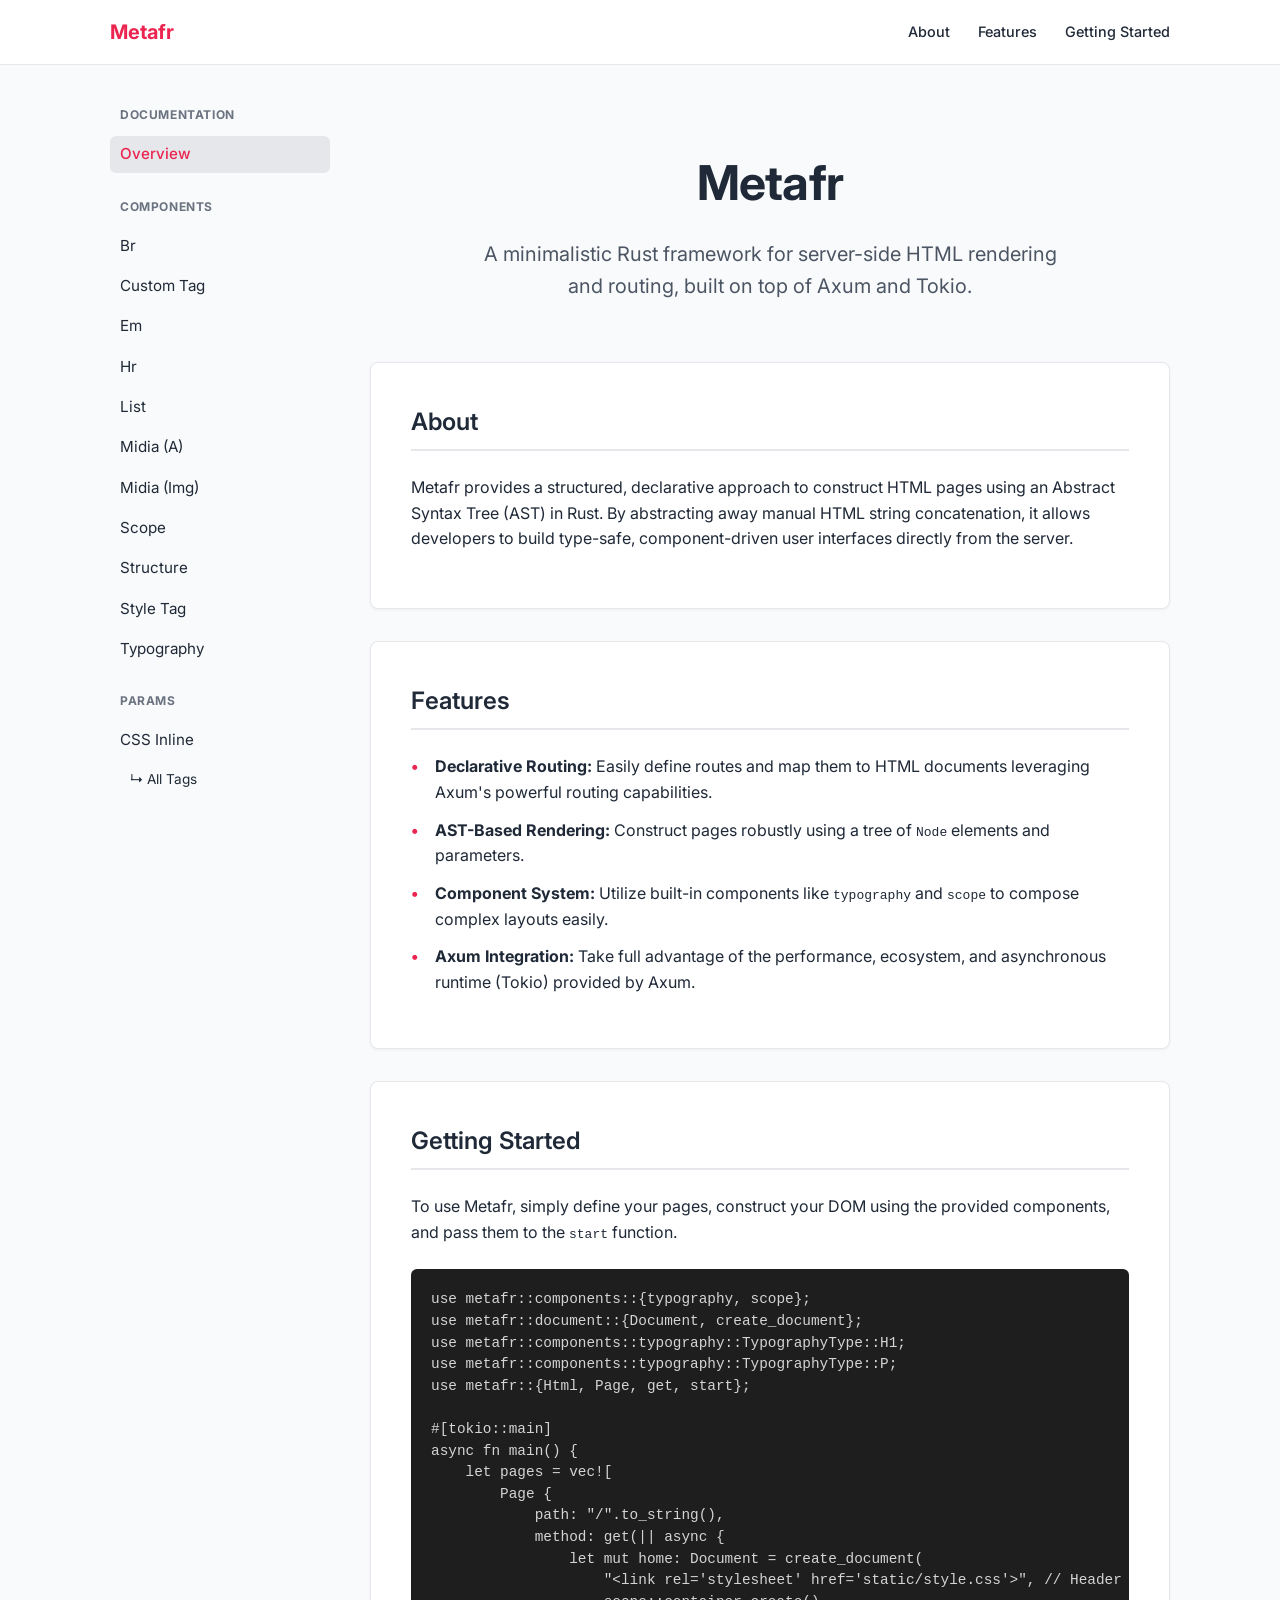
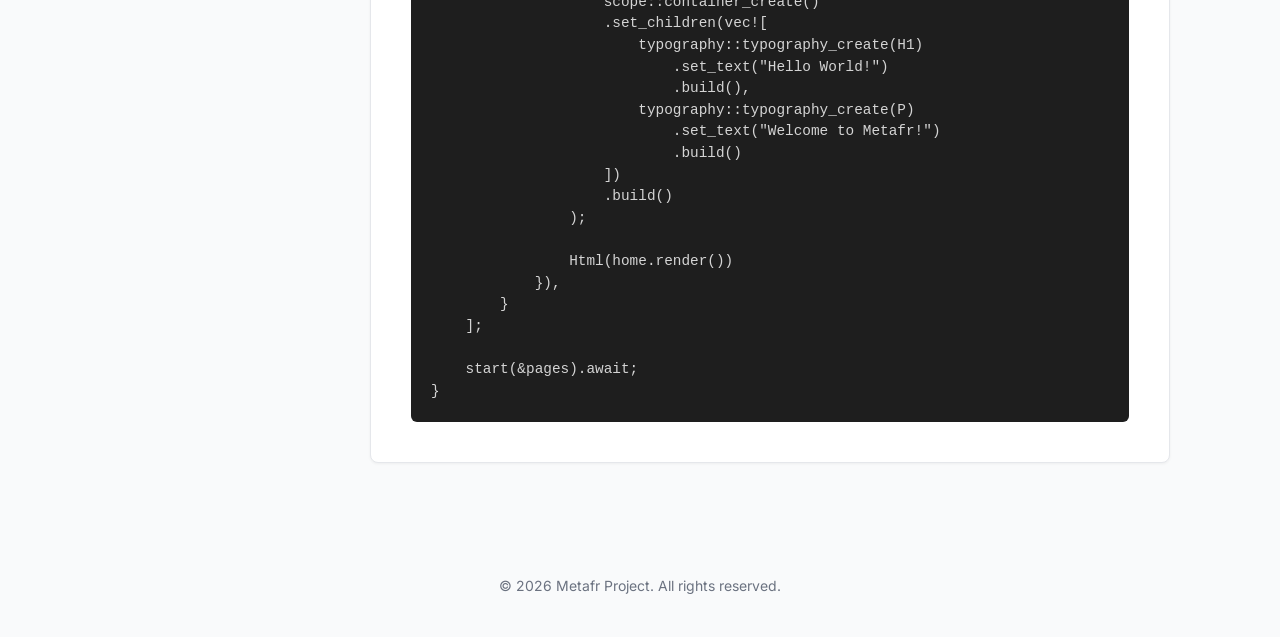
<file: docs/index.html>
<!DOCTYPE html>
<html lang="en">
<head>
    <meta charset="UTF-8">
    <meta name="viewport" content="width=device-width, initial-scale=1.0">
    <title>Metafr - Documentation</title>
    <link rel="stylesheet" href="style.css">
    <link rel="preconnect" href="https://fonts.googleapis.com">
    <link rel="preconnect" href="https://fonts.gstatic.com" crossorigin>
    <link href="https://fonts.googleapis.com/css2?family=Inter:wght@400;500;600;700&display=swap" rel="stylesheet">
</head>
<body>
    <header class="navbar">
        <div class="container">
            <div class="logo">
                <a href="index.html">Metafr</a>
            </div>
            <nav>
                <a href="#about">About</a>
                <a href="#features">Features</a>
                <a href="#getting-started">Getting Started</a>
            </nav>
        </div>
    </header>

    <div class="layout-container">
        <aside class="sidebar">
            <div class="sidebar-title">Documentation</div>
            <ul class="sidebar-menu">
                <li><a href="index.html" class="active">Overview</a></li>
            </ul>
            <div class="sidebar-title">Components</div>
            <ul class="sidebar-menu">
                <li><a href="components/br.html">Br</a></li>
                <li><a href="components/custom_tag.html">Custom Tag</a></li>
                <li><a href="components/em.html">Em</a></li>
                <li><a href="components/hr.html">Hr</a></li>
                <li><a href="components/list.html">List</a></li>
                <li><a href="components/midia_a.html">Midia (A)</a></li>
                <li><a href="components/midia_img.html">Midia (Img)</a></li>
                <li><a href="components/scope.html">Scope</a></li>
                <li><a href="components/structure.html">Structure</a></li>
                <li><a href="components/style_tag.html">Style Tag</a></li>
                <li><a href="components/typography.html">Typography</a></li>
            </ul>
<div class="sidebar-title" style="margin-top: 12px;">Params</div>
            <ul class="sidebar-menu">
                <li><a href="params/cssInline/index.html">CSS Inline</a></li>
                <li><a href="params/cssInline/tags.html" style="padding-left: 20px; font-size: 0.85rem;">↳ All Tags</a></li>
            </ul>
        </aside>

        <main class="main-content">
            <section id="hero">
                <h1>Metafr</h1>
                <p class="subtitle">A minimalistic Rust framework for server-side HTML rendering and routing, built on top of Axum and Tokio.</p>
            </section>

            <section id="about" class="content-section">
                <h2>About</h2>
                <p>Metafr provides a structured, declarative approach to construct HTML pages using an Abstract Syntax Tree (AST) in Rust. By abstracting away manual HTML string concatenation, it allows developers to build type-safe, component-driven user interfaces directly from the server.</p>
            </section>

            <section id="features" class="content-section">
                <h2>Features</h2>
                <ul class="feature-list">
                    <li><strong>Declarative Routing:</strong> Easily define routes and map them to HTML documents leveraging Axum's powerful routing capabilities.</li>
                    <li><strong>AST-Based Rendering:</strong> Construct pages robustly using a tree of <code>Node</code> elements and parameters.</li>
                    <li><strong>Component System:</strong> Utilize built-in components like <code>typography</code> and <code>scope</code> to compose complex layouts easily.</li>
                    <li><strong>Axum Integration:</strong> Take full advantage of the performance, ecosystem, and asynchronous runtime (Tokio) provided by Axum.</li>
                </ul>
            </section>

            <section id="getting-started" class="content-section">
                <h2>Getting Started</h2>
                <p>To use Metafr, simply define your pages, construct your DOM using the provided components, and pass them to the <code>start</code> function.</p>
                
                <div class="code-block">
<pre><code>use metafr::components::{typography, scope};
use metafr::document::{Document, create_document};
use metafr::components::typography::TypographyType::H1;
use metafr::components::typography::TypographyType::P;
use metafr::{Html, Page, get, start};

#[tokio::main]
async fn main() {
    let pages = vec![
        Page {
            path: "/".to_string(),
            method: get(|| async { 
                let mut home: Document = create_document(
                    "&lt;link rel='stylesheet' href='static/style.css'&gt;", // Header
                    scope::container_create()
                    .set_children(vec![
                        typography::typography_create(H1)
                            .set_text("Hello World!")
                            .build(),
                        typography::typography_create(P)
                            .set_text("Welcome to Metafr!")
                            .build()
                    ])
                    .build()
                );

                Html(home.render())
            }),
        }
    ];

    start(&pages).await;
}</code></pre>
                </div>
            </section>
        </main>
    </div>

    <footer class="footer">
        <div class="container">
            <p>&copy; 2026 Metafr Project. All rights reserved.</p>
        </div>
    </footer>
</body>
</html>
</file>
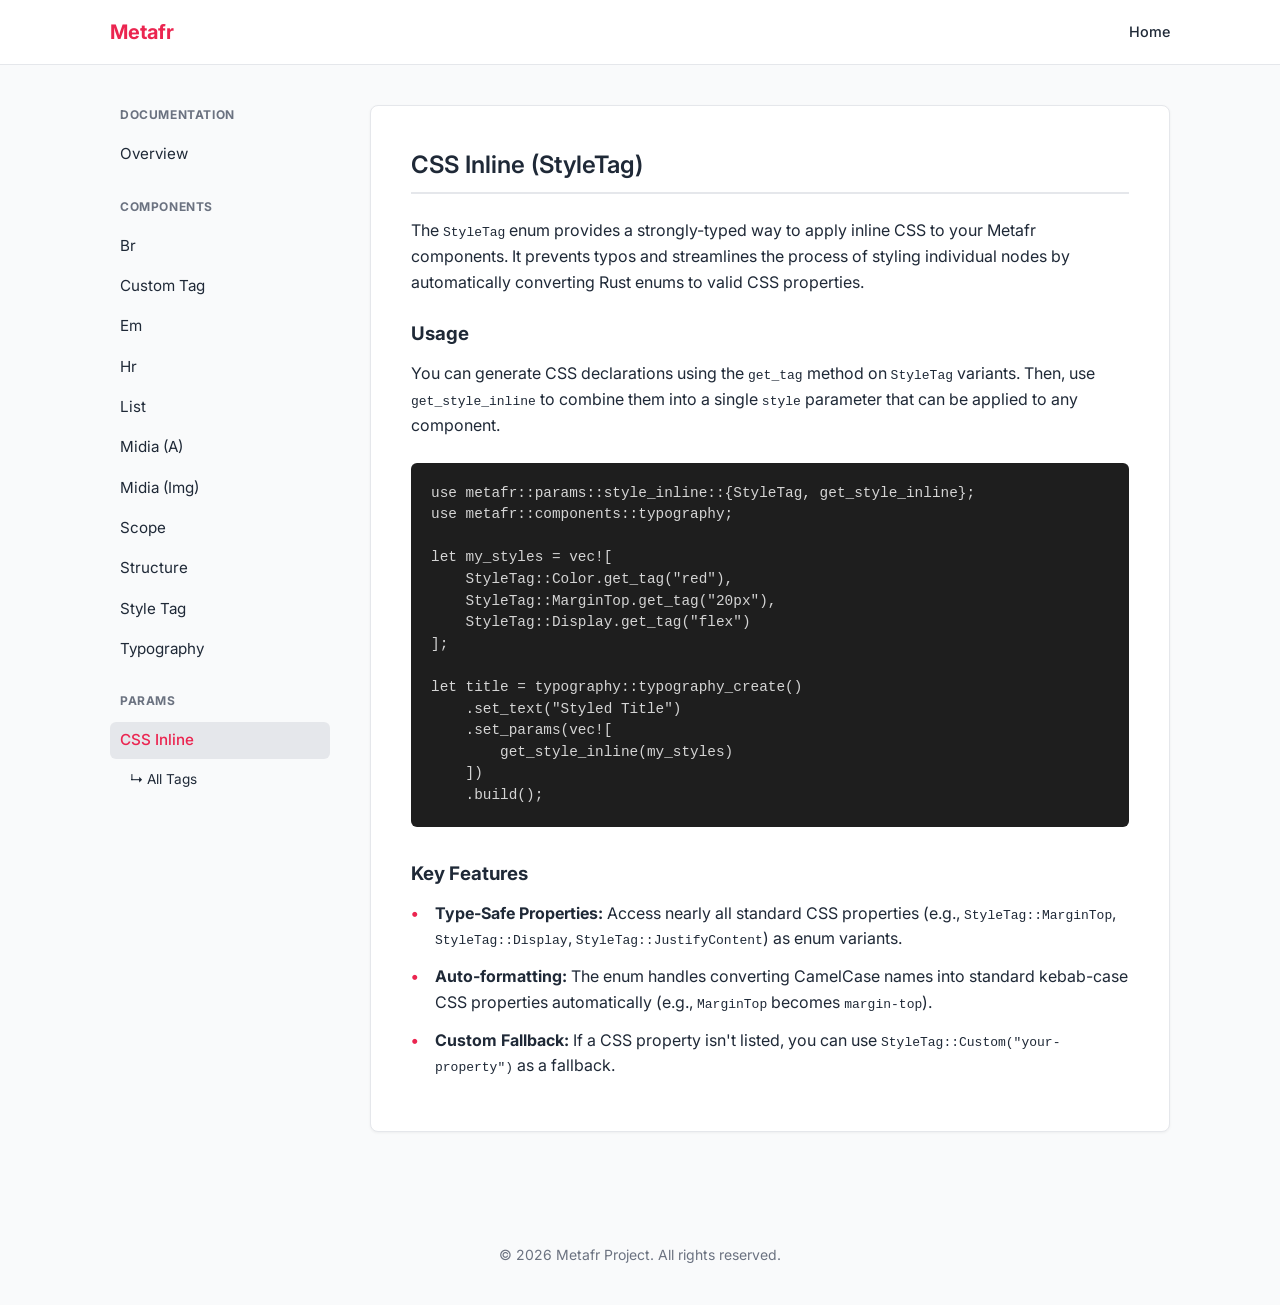
<file: docs/params/cssInline/index.html>
<!DOCTYPE html>
<html lang="en">
<head>
    <meta charset="UTF-8">
    <meta name="viewport" content="width=device-width, initial-scale=1.0">
    <title>CSS Inline Param - Metafr Documentation</title>
    <link rel="stylesheet" href="../../style.css">
    <link rel="preconnect" href="https://fonts.googleapis.com">
    <link rel="preconnect" href="https://fonts.gstatic.com" crossorigin>
    <link href="https://fonts.googleapis.com/css2?family=Inter:wght@400;500;600;700&display=swap" rel="stylesheet">
</head>
<body>
    <header class="navbar">
        <div class="container">
            <div class="logo">
                <a href="../../index.html">Metafr</a>
            </div>
            <nav>
                <a href="../../index.html">Home</a>
            </nav>
        </div>
    </header>

    <div class="layout-container" style="min-height: 80vh;">
        <aside class="sidebar">
            <div class="sidebar-title">Documentation</div>
            <ul class="sidebar-menu">
                <li><a href="../../index.html">Overview</a></li>
            </ul>
            <div class="sidebar-title">Components</div>
            <ul class="sidebar-menu">
                <li><a href="../../components/br.html">Br</a></li>
                <li><a href="../../components/custom_tag.html">Custom Tag</a></li>
                <li><a href="../../components/em.html">Em</a></li>
                <li><a href="../../components/hr.html">Hr</a></li>
                <li><a href="../../components/list.html">List</a></li>
                <li><a href="../../components/midia_a.html">Midia (A)</a></li>
                <li><a href="../../components/midia_img.html">Midia (Img)</a></li>
                <li><a href="../../components/scope.html">Scope</a></li>
                <li><a href="../../components/structure.html">Structure</a></li>
                <li><a href="../../components/style_tag.html">Style Tag</a></li>
                <li><a href="../../components/typography.html">Typography</a></li>
            </ul>
<div class="sidebar-title" style="margin-top: 12px;">Params</div>
            <ul class="sidebar-menu">
                <li><a href="index.html" class="active">CSS Inline</a></li>
                <li><a href="tags.html" style="padding-left: 20px; font-size: 0.85rem;">↳ All Tags</a></li>
            </ul>
        </aside>

        <main class="main-content">
            <section class="content-section">
                <h2>CSS Inline (StyleTag)</h2>
                <p>The <code>StyleTag</code> enum provides a strongly-typed way to apply inline CSS to your Metafr components. It prevents typos and streamlines the process of styling individual nodes by automatically converting Rust enums to valid CSS properties.</p>
                
                <h3 style="margin-top: 24px; margin-bottom: 12px;">Usage</h3>
                <p>You can generate CSS declarations using the <code>get_tag</code> method on <code>StyleTag</code> variants. Then, use <code>get_style_inline</code> to combine them into a single <code>style</code> parameter that can be applied to any component.</p>
                
                <div class="code-block">
<pre><code>use metafr::params::style_inline::{StyleTag, get_style_inline};
use metafr::components::typography;

let my_styles = vec![
    StyleTag::Color.get_tag("red"),
    StyleTag::MarginTop.get_tag("20px"),
    StyleTag::Display.get_tag("flex")
];

let title = typography::typography_create()
    .set_text("Styled Title")
    .set_params(vec![
        get_style_inline(my_styles)
    ])
    .build();
</code></pre>
                </div>

                <h3 style="margin-top: 32px; margin-bottom: 12px;">Key Features</h3>
                <ul class="feature-list">
                    <li><strong>Type-Safe Properties:</strong> Access nearly all standard CSS properties (e.g., <code>StyleTag::MarginTop</code>, <code>StyleTag::Display</code>, <code>StyleTag::JustifyContent</code>) as enum variants.</li>
                    <li><strong>Auto-formatting:</strong> The enum handles converting CamelCase names into standard kebab-case CSS properties automatically (e.g., <code>MarginTop</code> becomes <code>margin-top</code>).</li>
                    <li><strong>Custom Fallback:</strong> If a CSS property isn't listed, you can use <code>StyleTag::Custom("your-property")</code> as a fallback.</li>
                </ul>
            </section>
        </main>
    </div>

    <footer class="footer">
        <div class="container">
            <p>&copy; 2026 Metafr Project. All rights reserved.</p>
        </div>
    </footer>
</body>
</html>
</file>
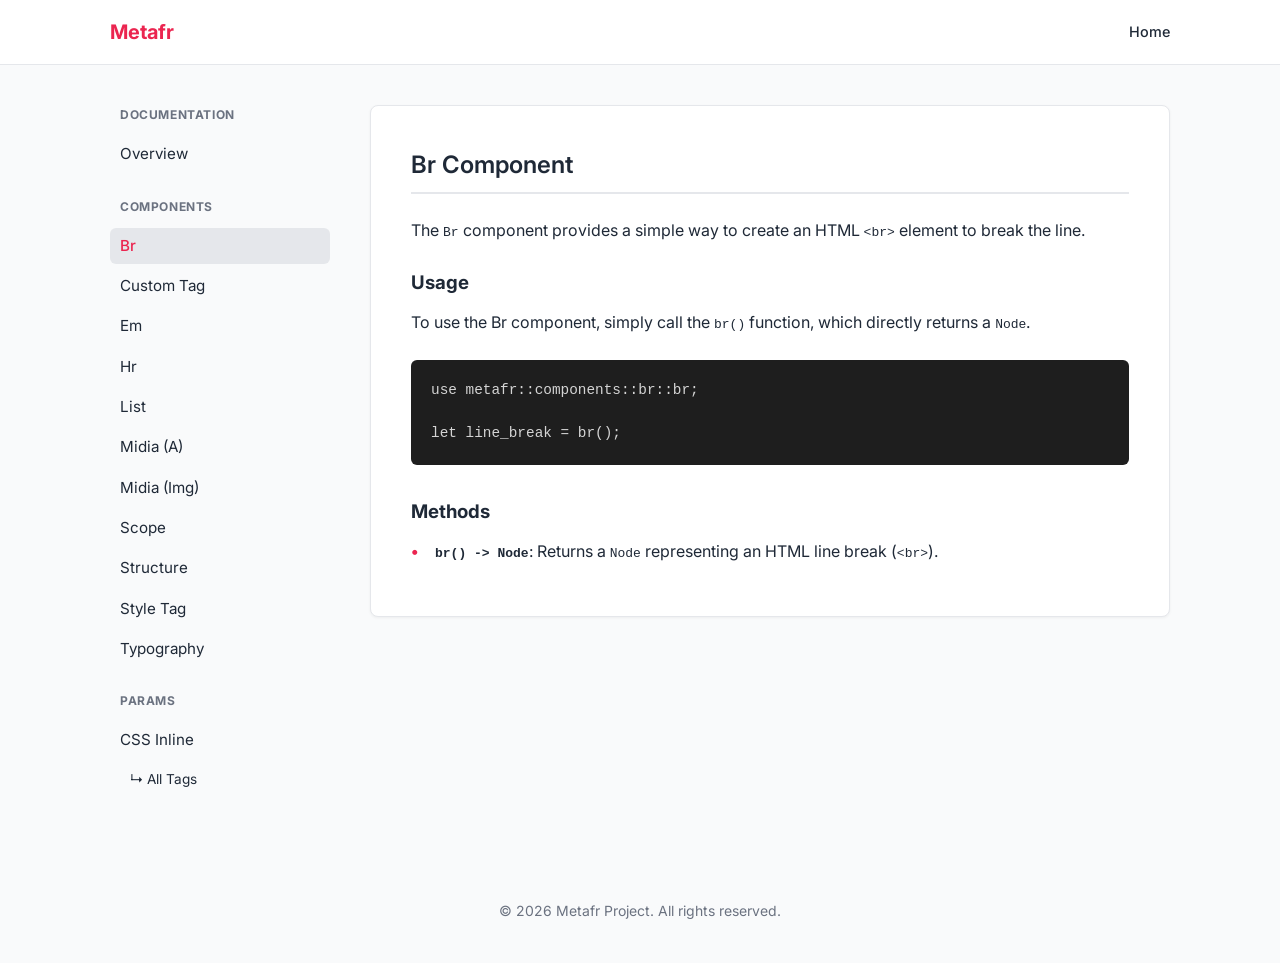
<file: docs/components/br.html>
<!DOCTYPE html>
<html lang="en">
<head>
    <meta charset="UTF-8">
    <meta name="viewport" content="width=device-width, initial-scale=1.0">
    <title>Br Component - Metafr Documentation</title>
    <link rel="stylesheet" href="../style.css">
    <link rel="preconnect" href="https://fonts.googleapis.com">
    <link rel="preconnect" href="https://fonts.gstatic.com" crossorigin>
    <link href="https://fonts.googleapis.com/css2?family=Inter:wght@400;500;600;700&display=swap" rel="stylesheet">
</head>
<body>
    <header class="navbar">
        <div class="container">
            <div class="logo">
                <a href="../index.html">Metafr</a>
            </div>
            <nav>
                <a href="../index.html">Home</a>
            </nav>
        </div>
    </header>

    <div class="layout-container" style="min-height: 80vh;">
        <aside class="sidebar">
            <div class="sidebar-title">Documentation</div>
            <ul class="sidebar-menu">
                <li><a href="../index.html">Overview</a></li>
            </ul>
            <div class="sidebar-title">Components</div>
            <ul class="sidebar-menu">
                <li><a href="../components/br.html" class="active">Br</a></li>
                <li><a href="../components/custom_tag.html">Custom Tag</a></li>
                <li><a href="../components/em.html">Em</a></li>
                <li><a href="../components/hr.html">Hr</a></li>
                <li><a href="../components/list.html">List</a></li>
                <li><a href="../components/midia_a.html">Midia (A)</a></li>
                <li><a href="../components/midia_img.html">Midia (Img)</a></li>
                <li><a href="../components/scope.html">Scope</a></li>
                <li><a href="../components/structure.html">Structure</a></li>
                <li><a href="../components/style_tag.html">Style Tag</a></li>
                <li><a href="../components/typography.html">Typography</a></li>
            </ul>
<div class="sidebar-title" style="margin-top: 12px;">Params</div>
            <ul class="sidebar-menu">
                <li><a href="../params/cssInline/index.html">CSS Inline</a></li>
                <li><a href="../params/cssInline/tags.html" style="padding-left: 20px; font-size: 0.85rem;">↳ All Tags</a></li>
            </ul>
        </aside>

        <main class="main-content">
                        <section class="content-section">
                <h2>Br Component</h2>
                <p>The <code>Br</code> component provides a simple way to create an HTML <code>&lt;br&gt;</code> element to break the line.</p>
                
                <h3 style="margin-top: 24px; margin-bottom: 12px;">Usage</h3>
                <p>To use the Br component, simply call the <code>br()</code> function, which directly returns a <code>Node</code>.</p>
                
                <div class="code-block">
<pre><code>use metafr::components::br::br;

let line_break = br();
</code></pre>
                </div>

                <h3 style="margin-top: 32px; margin-bottom: 12px;">Methods</h3>
                <ul class="feature-list">
                    <li><strong><code>br() -&gt; Node</code></strong>: Returns a <code>Node</code> representing an HTML line break (<code>&lt;br&gt;</code>).</li>
                </ul>
            </section>
        </main>
    </div>

    <footer class="footer">
        <div class="container">
            <p>&copy; 2026 Metafr Project. All rights reserved.</p>
        </div>
    </footer>
</body>
</html>
</file>
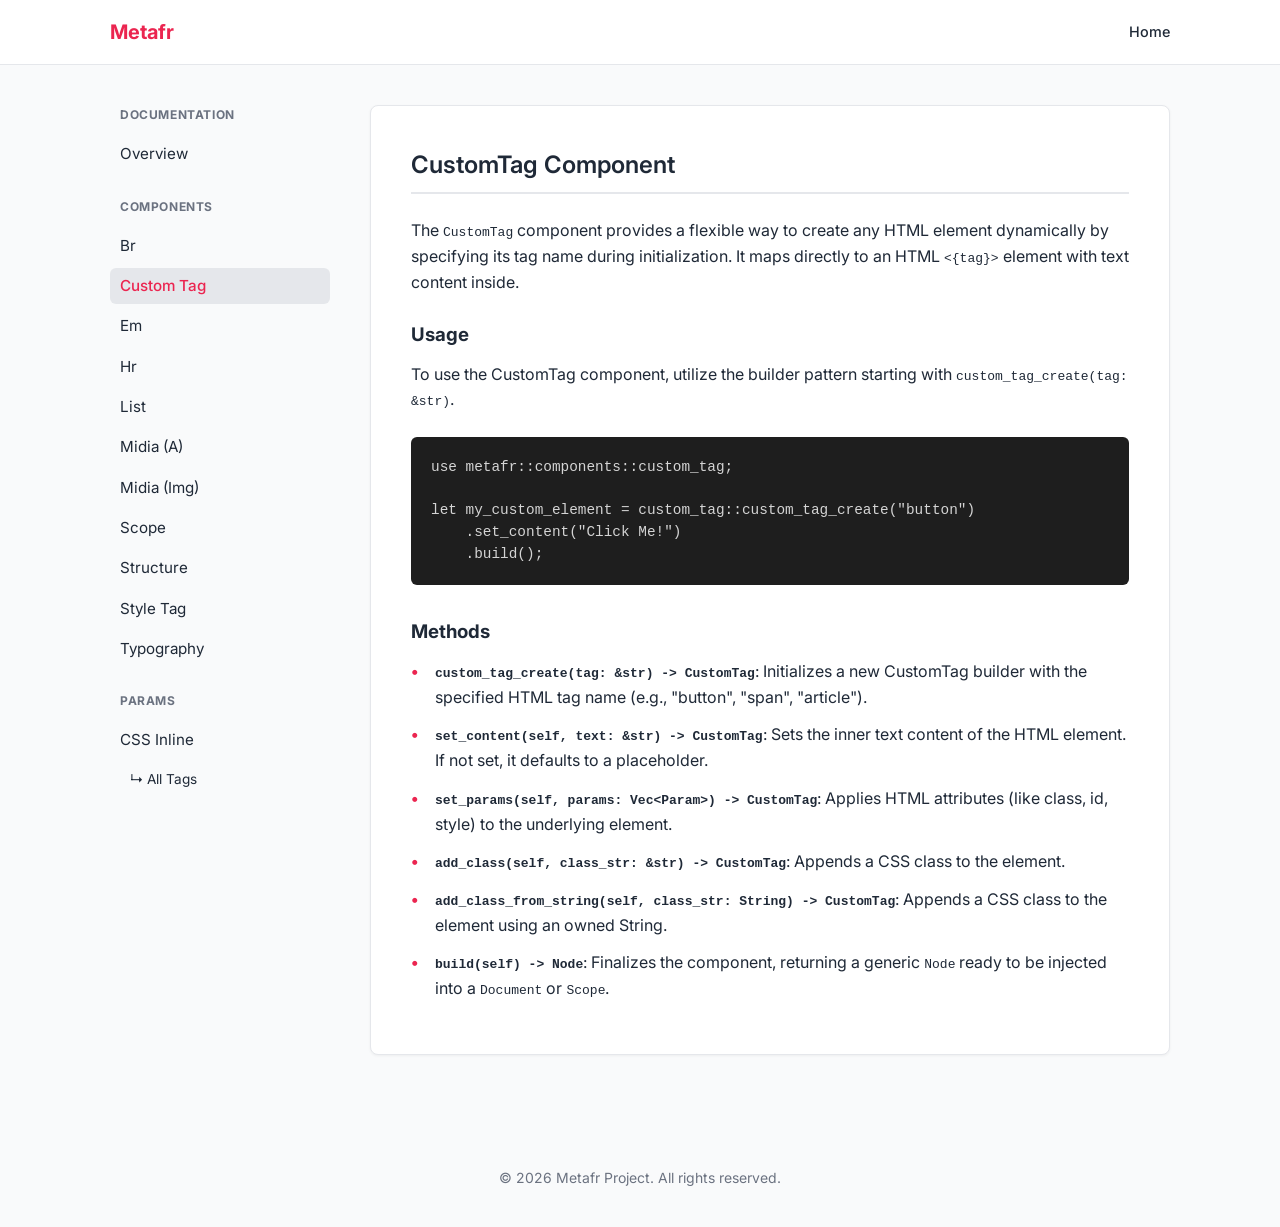
<file: docs/components/custom_tag.html>
<!DOCTYPE html>
<html lang="en">
<head>
    <meta charset="UTF-8">
    <meta name="viewport" content="width=device-width, initial-scale=1.0">
    <title>CustomTag Component - Metafr Documentation</title>
    <link rel="stylesheet" href="../style.css">
    <link rel="preconnect" href="https://fonts.googleapis.com">
    <link rel="preconnect" href="https://fonts.gstatic.com" crossorigin>
    <link href="https://fonts.googleapis.com/css2?family=Inter:wght@400;500;600;700&display=swap" rel="stylesheet">
</head>
<body>
    <header class="navbar">
        <div class="container">
            <div class="logo">
                <a href="../index.html">Metafr</a>
            </div>
            <nav>
                <a href="../index.html">Home</a>
            </nav>
        </div>
    </header>

    <div class="layout-container" style="min-height: 80vh;">
        <aside class="sidebar">
            <div class="sidebar-title">Documentation</div>
            <ul class="sidebar-menu">
                <li><a href="../index.html">Overview</a></li>
            </ul>
            <div class="sidebar-title">Components</div>
            <ul class="sidebar-menu">
                <li><a href="../components/br.html">Br</a></li>
                <li><a href="../components/custom_tag.html" class="active">Custom Tag</a></li>
                <li><a href="../components/em.html">Em</a></li>
                <li><a href="../components/hr.html">Hr</a></li>
                <li><a href="../components/list.html">List</a></li>
                <li><a href="../components/midia_a.html">Midia (A)</a></li>
                <li><a href="../components/midia_img.html">Midia (Img)</a></li>
                <li><a href="../components/scope.html">Scope</a></li>
                <li><a href="../components/structure.html">Structure</a></li>
                <li><a href="../components/style_tag.html">Style Tag</a></li>
                <li><a href="../components/typography.html">Typography</a></li>
            </ul>
<div class="sidebar-title" style="margin-top: 12px;">Params</div>
            <ul class="sidebar-menu">
                <li><a href="../params/cssInline/index.html">CSS Inline</a></li>
                <li><a href="../params/cssInline/tags.html" style="padding-left: 20px; font-size: 0.85rem;">↳ All Tags</a></li>
            </ul>
        </aside>

        <main class="main-content">
            <section class="content-section">
                <h2>CustomTag Component</h2>
                <p>The <code>CustomTag</code> component provides a flexible way to create any HTML element dynamically by specifying its tag name during initialization. It maps directly to an HTML <code>&lt;{tag}&gt;</code> element with text content inside.</p>
                
                <h3 style="margin-top: 24px; margin-bottom: 12px;">Usage</h3>
                <p>To use the CustomTag component, utilize the builder pattern starting with <code>custom_tag_create(tag: &str)</code>.</p>
                
                <div class="code-block">
<pre><code>use metafr::components::custom_tag;

let my_custom_element = custom_tag::custom_tag_create("button")
    .set_content("Click Me!")
    .build();
</code></pre>
                </div>

                <h3 style="margin-top: 32px; margin-bottom: 12px;">Methods</h3>
                <ul class="feature-list">
                    <li><strong><code>custom_tag_create(tag: &str) -&gt; CustomTag</code></strong>: Initializes a new CustomTag builder with the specified HTML tag name (e.g., "button", "span", "article").</li>
                    <li><strong><code>set_content(self, text: &str) -&gt; CustomTag</code></strong>: Sets the inner text content of the HTML element. If not set, it defaults to a placeholder.</li>
                    <li><strong><code>set_params(self, params: Vec&lt;Param&gt;) -&gt; CustomTag</code></strong>: Applies HTML attributes (like class, id, style) to the underlying element.</li>
                    <li><strong><code>add_class(self, class_str: &str) -&gt; CustomTag</code></strong>: Appends a CSS class to the element.</li>
                    <li><strong><code>add_class_from_string(self, class_str: String) -&gt; CustomTag</code></strong>: Appends a CSS class to the element using an owned String.</li>
                    <li><strong><code>build(self) -&gt; Node</code></strong>: Finalizes the component, returning a generic <code>Node</code> ready to be injected into a <code>Document</code> or <code>Scope</code>.</li>
                </ul>
            </section>
        </main>
    </div>

    <footer class="footer">
        <div class="container">
            <p>&copy; 2026 Metafr Project. All rights reserved.</p>
        </div>
    </footer>
</body>
</html>
</file>
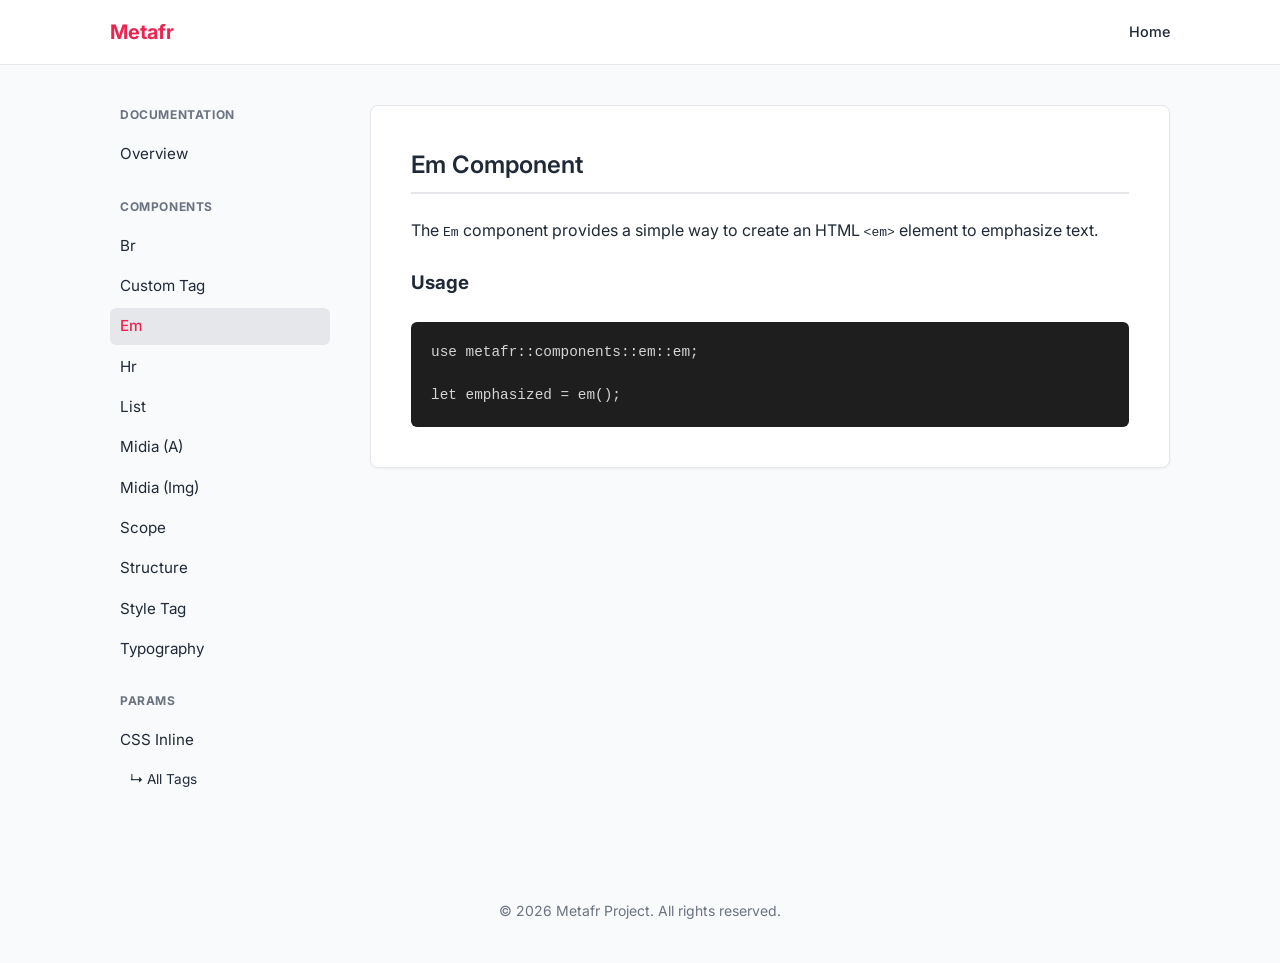
<file: docs/components/em.html>
<!DOCTYPE html>
<html lang="en">
<head>
    <meta charset="UTF-8">
    <meta name="viewport" content="width=device-width, initial-scale=1.0">
    <title>Em Component - Metafr Documentation</title>
    <link rel="stylesheet" href="../style.css">
    <link rel="preconnect" href="https://fonts.googleapis.com">
    <link rel="preconnect" href="https://fonts.gstatic.com" crossorigin>
    <link href="https://fonts.googleapis.com/css2?family=Inter:wght@400;500;600;700&display=swap" rel="stylesheet">
</head>
<body>
    <header class="navbar">
        <div class="container">
            <div class="logo">
                <a href="../index.html">Metafr</a>
            </div>
            <nav>
                <a href="../index.html">Home</a>
            </nav>
        </div>
    </header>

    <div class="layout-container" style="min-height: 80vh;">
        <aside class="sidebar">
            <div class="sidebar-title">Documentation</div>
            <ul class="sidebar-menu">
                <li><a href="../index.html">Overview</a></li>
            </ul>
            <div class="sidebar-title">Components</div>
            <ul class="sidebar-menu">
                <li><a href="../components/br.html">Br</a></li>
                <li><a href="../components/custom_tag.html">Custom Tag</a></li>
                <li><a href="../components/em.html" class="active">Em</a></li>
                <li><a href="../components/hr.html">Hr</a></li>
                <li><a href="../components/list.html">List</a></li>
                <li><a href="../components/midia_a.html">Midia (A)</a></li>
                <li><a href="../components/midia_img.html">Midia (Img)</a></li>
                <li><a href="../components/scope.html">Scope</a></li>
                <li><a href="../components/structure.html">Structure</a></li>
                <li><a href="../components/style_tag.html">Style Tag</a></li>
                <li><a href="../components/typography.html">Typography</a></li>
            </ul>
<div class="sidebar-title" style="margin-top: 12px;">Params</div>
            <ul class="sidebar-menu">
                <li><a href="../params/cssInline/index.html">CSS Inline</a></li>
                <li><a href="../params/cssInline/tags.html" style="padding-left: 20px; font-size: 0.85rem;">↳ All Tags</a></li>
            </ul>
        </aside>

        <main class="main-content">
            <section class="content-section">
                <h2>Em Component</h2>
                <p>The <code>Em</code> component provides a simple way to create an HTML <code>&lt;em&gt;</code> element to emphasize text.</p>
                <h3 style="margin-top: 24px; margin-bottom: 12px;">Usage</h3>
                <div class="code-block">
<pre><code>use metafr::components::em::em;

let emphasized = em();
</code></pre>
                </div>
            </section>
        </main>
    </div>

    <footer class="footer">
        <div class="container">
            <p>&copy; 2026 Metafr Project. All rights reserved.</p>
        </div>
    </footer>
</body>
</html>
</file>
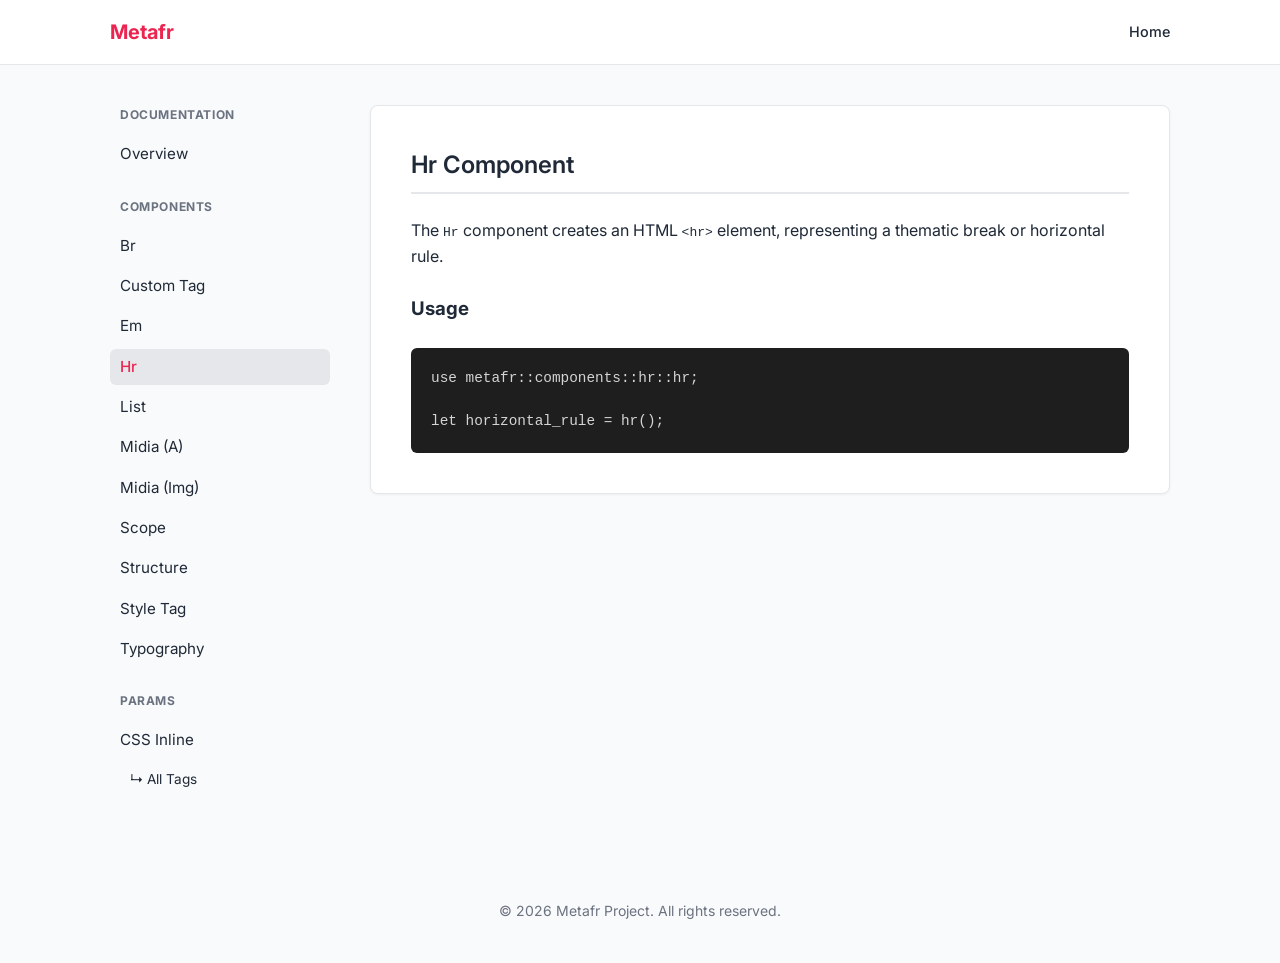
<file: docs/components/hr.html>
<!DOCTYPE html>
<html lang="en">
<head>
    <meta charset="UTF-8">
    <meta name="viewport" content="width=device-width, initial-scale=1.0">
    <title>Hr Component - Metafr Documentation</title>
    <link rel="stylesheet" href="../style.css">
    <link rel="preconnect" href="https://fonts.googleapis.com">
    <link rel="preconnect" href="https://fonts.gstatic.com" crossorigin>
    <link href="https://fonts.googleapis.com/css2?family=Inter:wght@400;500;600;700&display=swap" rel="stylesheet">
</head>
<body>
    <header class="navbar">
        <div class="container">
            <div class="logo">
                <a href="../index.html">Metafr</a>
            </div>
            <nav>
                <a href="../index.html">Home</a>
            </nav>
        </div>
    </header>

    <div class="layout-container" style="min-height: 80vh;">
        <aside class="sidebar">
            <div class="sidebar-title">Documentation</div>
            <ul class="sidebar-menu">
                <li><a href="../index.html">Overview</a></li>
            </ul>
            <div class="sidebar-title">Components</div>
            <ul class="sidebar-menu">
                <li><a href="../components/br.html">Br</a></li>
                <li><a href="../components/custom_tag.html">Custom Tag</a></li>
                <li><a href="../components/em.html">Em</a></li>
                <li><a href="../components/hr.html" class="active">Hr</a></li>
                <li><a href="../components/list.html">List</a></li>
                <li><a href="../components/midia_a.html">Midia (A)</a></li>
                <li><a href="../components/midia_img.html">Midia (Img)</a></li>
                <li><a href="../components/scope.html">Scope</a></li>
                <li><a href="../components/structure.html">Structure</a></li>
                <li><a href="../components/style_tag.html">Style Tag</a></li>
                <li><a href="../components/typography.html">Typography</a></li>
            </ul>
<div class="sidebar-title" style="margin-top: 12px;">Params</div>
            <ul class="sidebar-menu">
                <li><a href="../params/cssInline/index.html">CSS Inline</a></li>
                <li><a href="../params/cssInline/tags.html" style="padding-left: 20px; font-size: 0.85rem;">↳ All Tags</a></li>
            </ul>
        </aside>

        <main class="main-content">
            <section class="content-section">
                <h2>Hr Component</h2>
                <p>The <code>Hr</code> component creates an HTML <code>&lt;hr&gt;</code> element, representing a thematic break or horizontal rule.</p>
                <h3 style="margin-top: 24px; margin-bottom: 12px;">Usage</h3>
                <div class="code-block">
<pre><code>use metafr::components::hr::hr;

let horizontal_rule = hr();
</code></pre>
                </div>
            </section>
        </main>
    </div>

    <footer class="footer">
        <div class="container">
            <p>&copy; 2026 Metafr Project. All rights reserved.</p>
        </div>
    </footer>
</body>
</html>
</file>
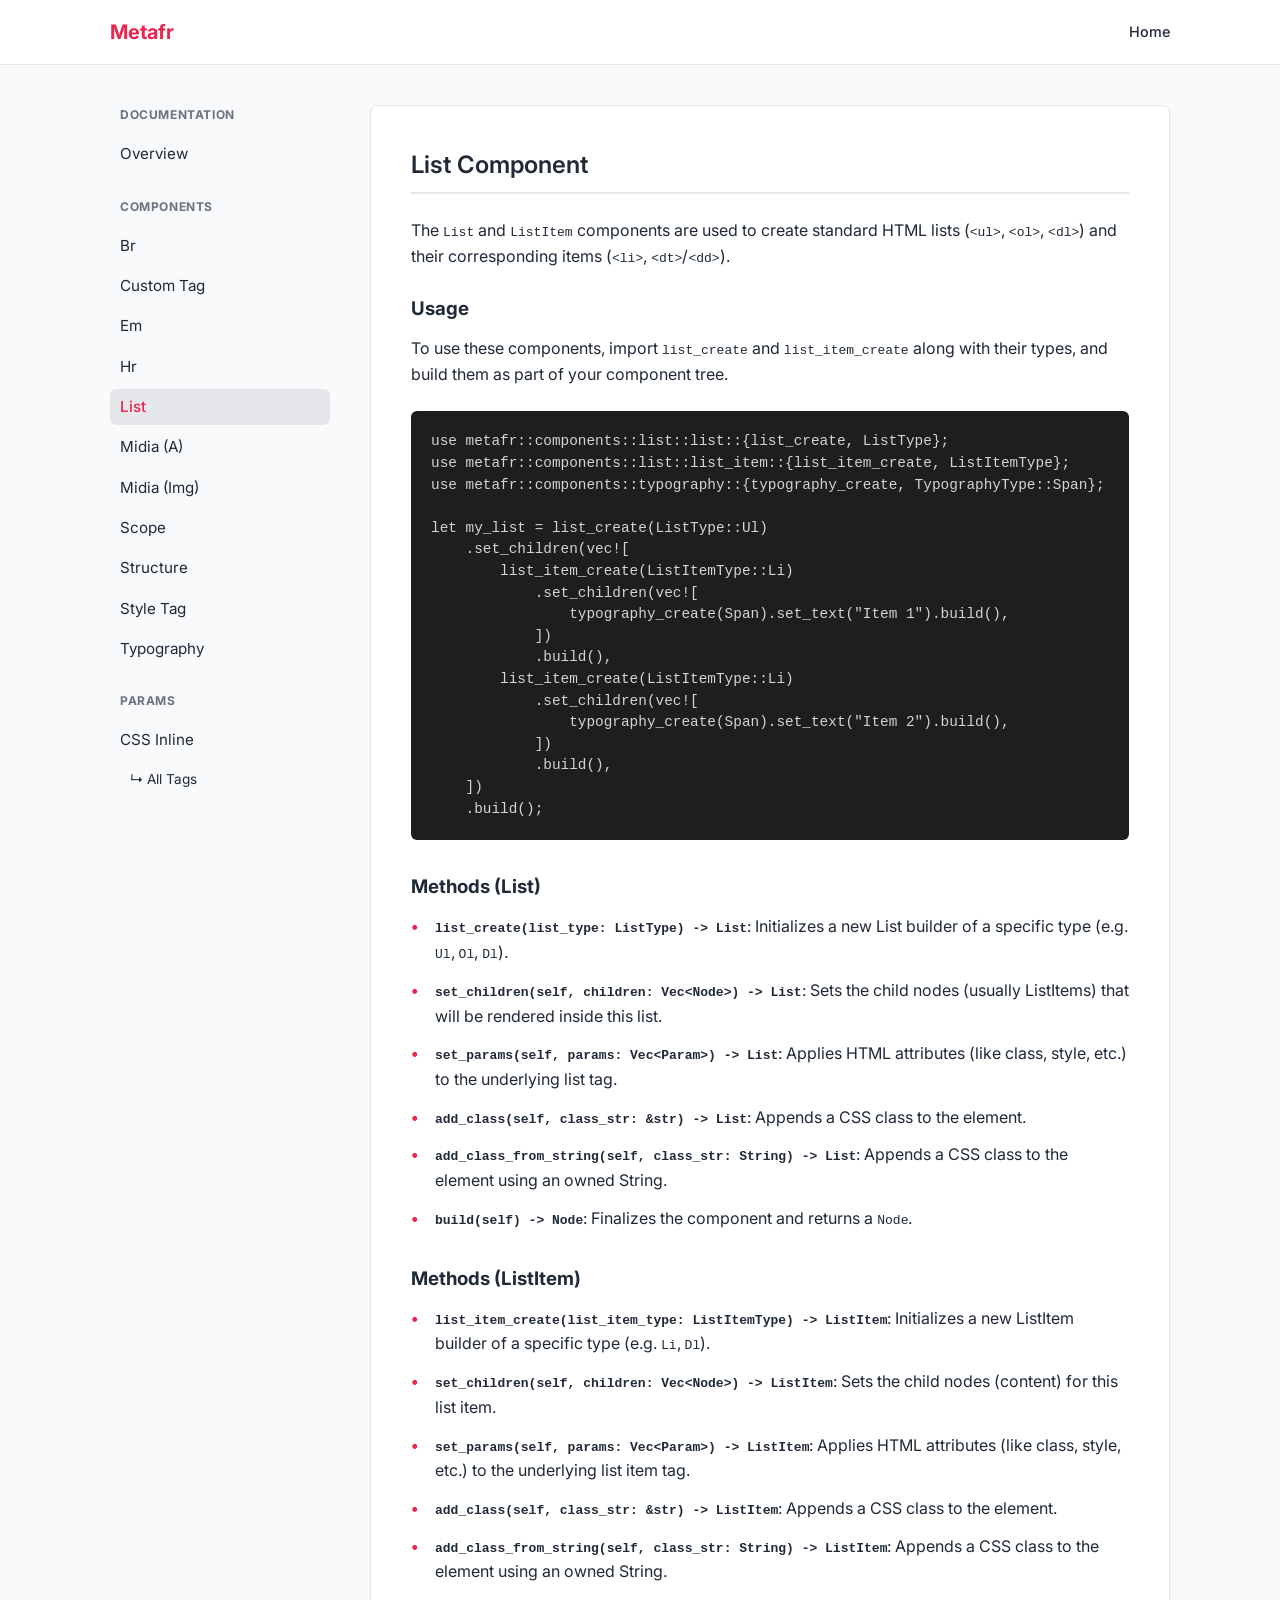
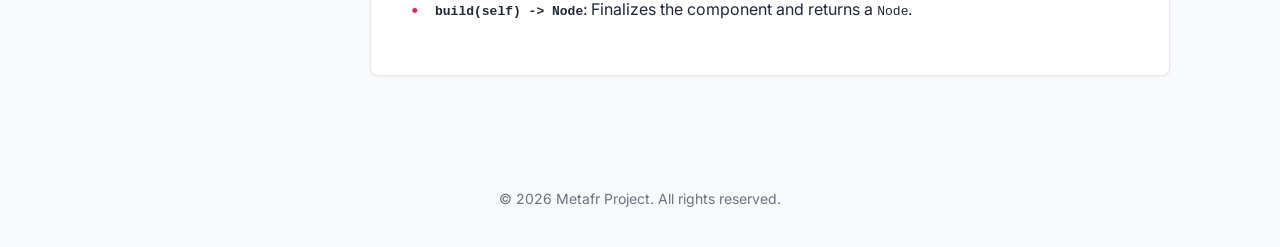
<file: docs/components/list.html>
<!DOCTYPE html>
<html lang="en">
<head>
    <meta charset="UTF-8">
    <meta name="viewport" content="width=device-width, initial-scale=1.0">
    <title>List Component - Metafr Documentation</title>
    <link rel="stylesheet" href="../style.css">
    <link rel="preconnect" href="https://fonts.googleapis.com">
    <link rel="preconnect" href="https://fonts.gstatic.com" crossorigin>
    <link href="https://fonts.googleapis.com/css2?family=Inter:wght@400;500;600;700&display=swap" rel="stylesheet">
</head>
<body>
    <header class="navbar">
        <div class="container">
            <div class="logo">
                <a href="../index.html">Metafr</a>
            </div>
            <nav>
                <a href="../index.html">Home</a>
            </nav>
        </div>
    </header>

    <div class="layout-container" style="min-height: 80vh;">
        <aside class="sidebar">
            <div class="sidebar-title">Documentation</div>
            <ul class="sidebar-menu">
                <li><a href="../index.html">Overview</a></li>
            </ul>
            <div class="sidebar-title">Components</div>
            <ul class="sidebar-menu">
                <li><a href="../components/br.html">Br</a></li>
                <li><a href="../components/custom_tag.html">Custom Tag</a></li>
                <li><a href="../components/em.html">Em</a></li>
                <li><a href="../components/hr.html">Hr</a></li>
                <li><a href="../components/list.html" class="active">List</a></li>
                <li><a href="../components/midia_a.html">Midia (A)</a></li>
                <li><a href="../components/midia_img.html">Midia (Img)</a></li>
                <li><a href="../components/scope.html">Scope</a></li>
                <li><a href="../components/structure.html">Structure</a></li>
                <li><a href="../components/style_tag.html">Style Tag</a></li>
                <li><a href="../components/typography.html">Typography</a></li>
            </ul>
<div class="sidebar-title" style="margin-top: 12px;">Params</div>
            <ul class="sidebar-menu">
                <li><a href="../params/cssInline/index.html">CSS Inline</a></li>
                <li><a href="../params/cssInline/tags.html" style="padding-left: 20px; font-size: 0.85rem;">↳ All Tags</a></li>
            </ul>
        </aside>

        <main class="main-content">
            <section class="content-section">
                <h2>List Component</h2>
                <p>The <code>List</code> and <code>ListItem</code> components are used to create standard HTML lists (<code>&lt;ul&gt;</code>, <code>&lt;ol&gt;</code>, <code>&lt;dl&gt;</code>) and their corresponding items (<code>&lt;li&gt;</code>, <code>&lt;dt&gt;</code>/<code>&lt;dd&gt;</code>).</p>
                
                <h3 style="margin-top: 24px; margin-bottom: 12px;">Usage</h3>
                <p>To use these components, import <code>list_create</code> and <code>list_item_create</code> along with their types, and build them as part of your component tree.</p>
                
                <div class="code-block">
<pre><code>use metafr::components::list::list::{list_create, ListType};
use metafr::components::list::list_item::{list_item_create, ListItemType};
use metafr::components::typography::{typography_create, TypographyType::Span};

let my_list = list_create(ListType::Ul)
    .set_children(vec![
        list_item_create(ListItemType::Li)
            .set_children(vec![
                typography_create(Span).set_text("Item 1").build(),
            ])
            .build(),
        list_item_create(ListItemType::Li)
            .set_children(vec![
                typography_create(Span).set_text("Item 2").build(),
            ])
            .build(),
    ])
    .build();
</code></pre>
                </div>

                <h3 style="margin-top: 32px; margin-bottom: 12px;">Methods (List)</h3>
                <ul class="feature-list">
                    <li><strong><code>list_create(list_type: ListType) -&gt; List</code></strong>: Initializes a new List builder of a specific type (e.g. <code>Ul</code>, <code>Ol</code>, <code>Dl</code>).</li>
                    <li><strong><code>set_children(self, children: Vec&lt;Node&gt;) -&gt; List</code></strong>: Sets the child nodes (usually ListItems) that will be rendered inside this list.</li>
                    <li><strong><code>set_params(self, params: Vec&lt;Param&gt;) -&gt; List</code></strong>: Applies HTML attributes (like class, style, etc.) to the underlying list tag.</li>
                    <li><strong><code>add_class(self, class_str: &amp;str) -&gt; List</code></strong>: Appends a CSS class to the element.</li>
                    <li><strong><code>add_class_from_string(self, class_str: String) -&gt; List</code></strong>: Appends a CSS class to the element using an owned String.</li>
                    <li><strong><code>build(self) -&gt; Node</code></strong>: Finalizes the component and returns a <code>Node</code>.</li>
                </ul>

                <h3 style="margin-top: 32px; margin-bottom: 12px;">Methods (ListItem)</h3>
                <ul class="feature-list">
                    <li><strong><code>list_item_create(list_item_type: ListItemType) -&gt; ListItem</code></strong>: Initializes a new ListItem builder of a specific type (e.g. <code>Li</code>, <code>Dl</code>).</li>
                    <li><strong><code>set_children(self, children: Vec&lt;Node&gt;) -&gt; ListItem</code></strong>: Sets the child nodes (content) for this list item.</li>
                    <li><strong><code>set_params(self, params: Vec&lt;Param&gt;) -&gt; ListItem</code></strong>: Applies HTML attributes (like class, style, etc.) to the underlying list item tag.</li>
                    <li><strong><code>add_class(self, class_str: &amp;str) -&gt; ListItem</code></strong>: Appends a CSS class to the element.</li>
                    <li><strong><code>add_class_from_string(self, class_str: String) -&gt; ListItem</code></strong>: Appends a CSS class to the element using an owned String.</li>
                    <li><strong><code>build(self) -&gt; Node</code></strong>: Finalizes the component and returns a <code>Node</code>.</li>
                </ul>
            </section>
        </main>
    </div>

    <footer class="footer">
        <div class="container">
            <p>&copy; 2026 Metafr Project. All rights reserved.</p>
        </div>
    </footer>
</body>
</html>
</file>
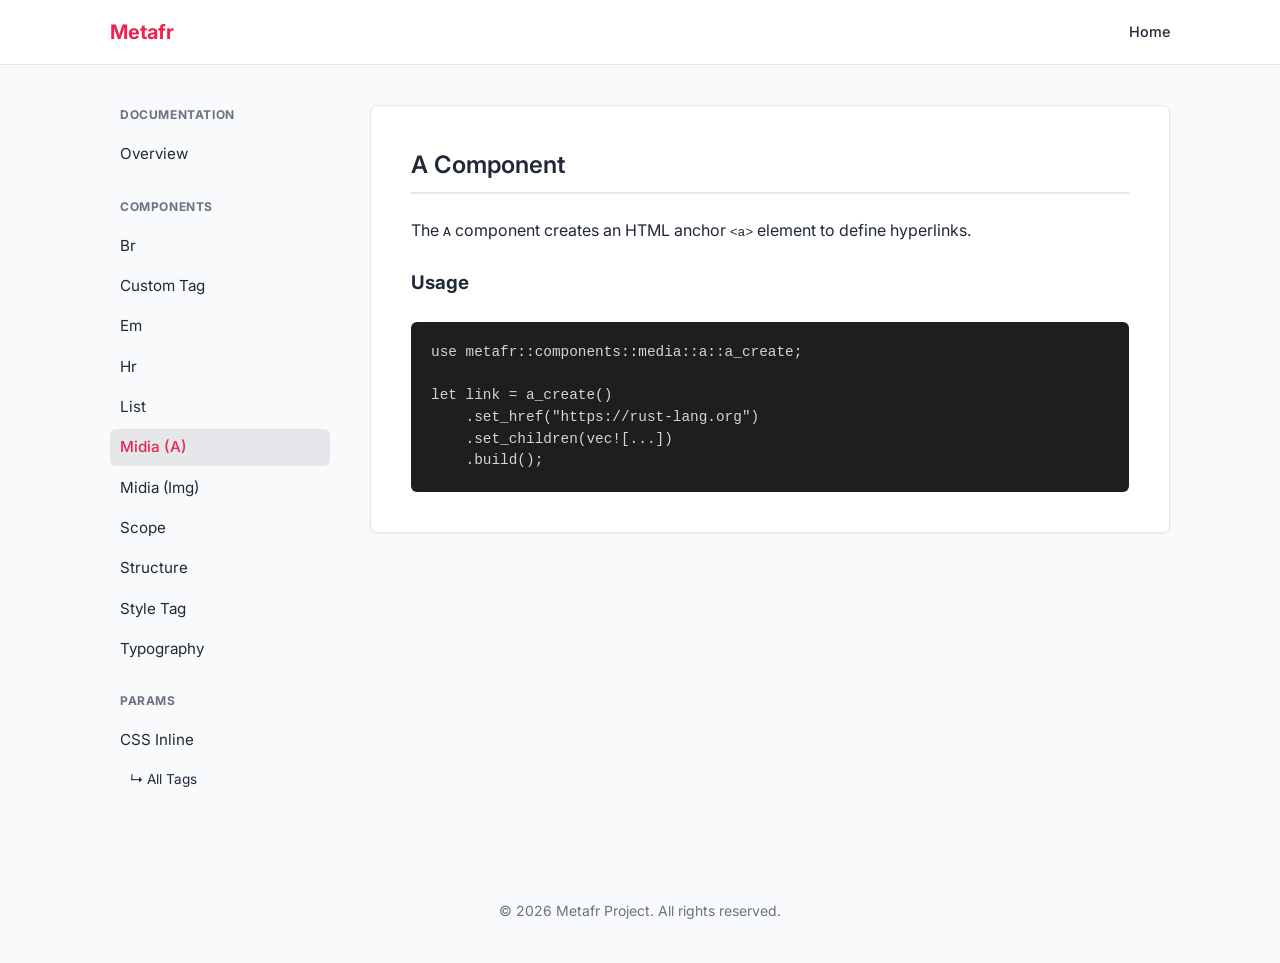
<file: docs/components/midia_a.html>
<!DOCTYPE html>
<html lang="en">
<head>
    <meta charset="UTF-8">
    <meta name="viewport" content="width=device-width, initial-scale=1.0">
    <title>A Component (Midia) - Metafr Documentation</title>
    <link rel="stylesheet" href="../style.css">
    <link rel="preconnect" href="https://fonts.googleapis.com">
    <link rel="preconnect" href="https://fonts.gstatic.com" crossorigin>
    <link href="https://fonts.googleapis.com/css2?family=Inter:wght@400;500;600;700&display=swap" rel="stylesheet">
</head>
<body>
    <header class="navbar">
        <div class="container">
            <div class="logo">
                <a href="../index.html">Metafr</a>
            </div>
            <nav>
                <a href="../index.html">Home</a>
            </nav>
        </div>
    </header>

    <div class="layout-container" style="min-height: 80vh;">
        <aside class="sidebar">
            <div class="sidebar-title">Documentation</div>
            <ul class="sidebar-menu">
                <li><a href="../index.html">Overview</a></li>
            </ul>
            <div class="sidebar-title">Components</div>
            <ul class="sidebar-menu">
                <li><a href="../components/br.html">Br</a></li>
                <li><a href="../components/custom_tag.html">Custom Tag</a></li>
                <li><a href="../components/em.html">Em</a></li>
                <li><a href="../components/hr.html">Hr</a></li>
                <li><a href="../components/list.html">List</a></li>
                <li><a href="../components/midia_a.html" class="active">Midia (A)</a></li>
                <li><a href="../components/midia_img.html">Midia (Img)</a></li>
                <li><a href="../components/scope.html">Scope</a></li>
                <li><a href="../components/structure.html">Structure</a></li>
                <li><a href="../components/style_tag.html">Style Tag</a></li>
                <li><a href="../components/typography.html">Typography</a></li>
            </ul>
<div class="sidebar-title" style="margin-top: 12px;">Params</div>
            <ul class="sidebar-menu">
                <li><a href="../params/cssInline/index.html">CSS Inline</a></li>
                <li><a href="../params/cssInline/tags.html" style="padding-left: 20px; font-size: 0.85rem;">↳ All Tags</a></li>
            </ul>
        </aside>

        <main class="main-content">
            <section class="content-section">
                <h2>A Component</h2>
                <p>The <code>A</code> component creates an HTML anchor <code>&lt;a&gt;</code> element to define hyperlinks.</p>
                <h3 style="margin-top: 24px; margin-bottom: 12px;">Usage</h3>
                <div class="code-block">
<pre><code>use metafr::components::media::a::a_create;

let link = a_create()
    .set_href("https://rust-lang.org")
    .set_children(vec![...])
    .build();
</code></pre>
                </div>
            </section>
        </main>
    </div>

    <footer class="footer">
        <div class="container">
            <p>&copy; 2026 Metafr Project. All rights reserved.</p>
        </div>
    </footer>
</body>
</html>
</file>
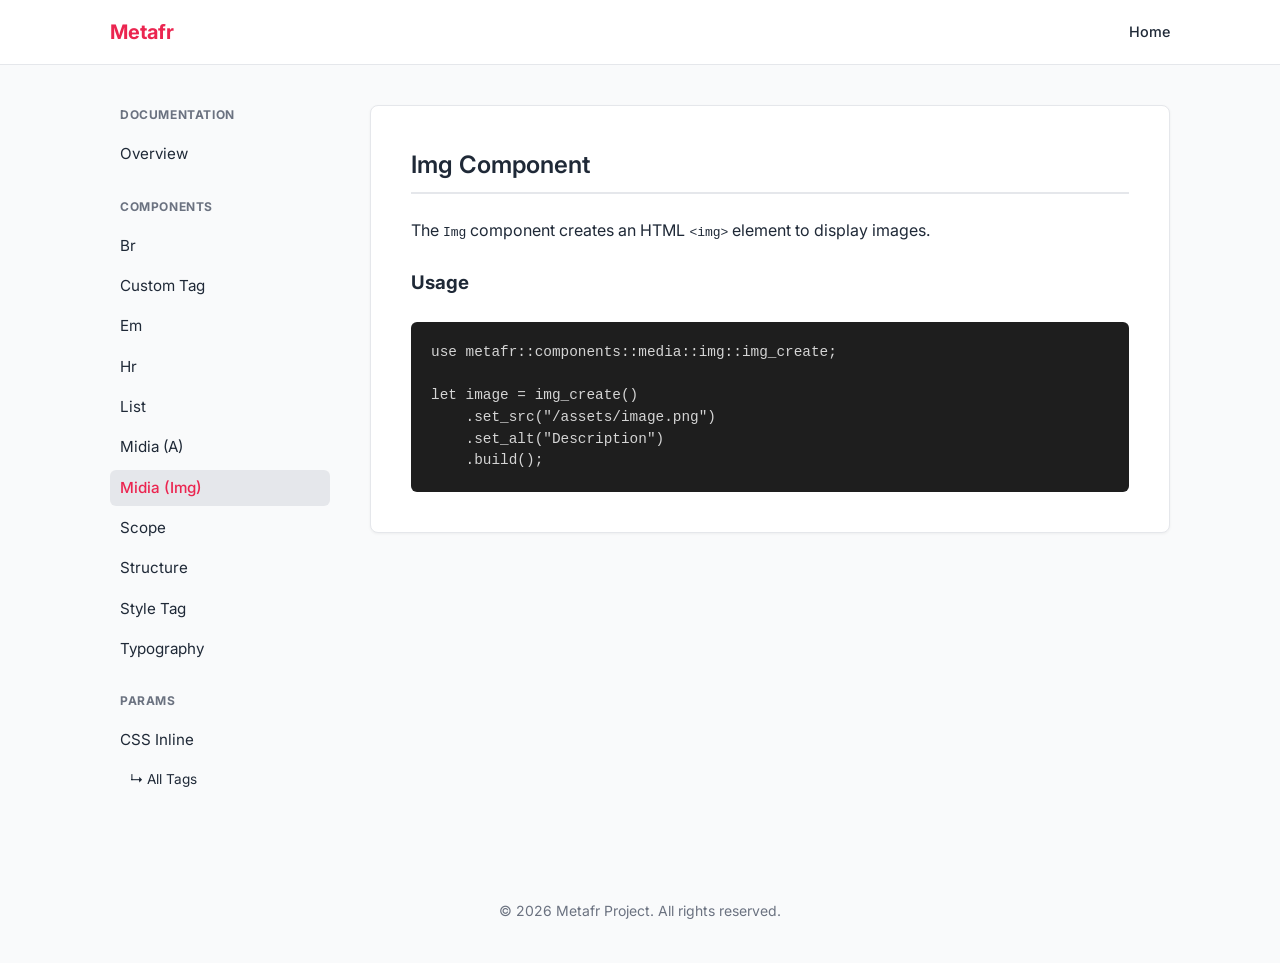
<file: docs/components/midia_img.html>
<!DOCTYPE html>
<html lang="en">
<head>
    <meta charset="UTF-8">
    <meta name="viewport" content="width=device-width, initial-scale=1.0">
    <title>Img Component (Midia) - Metafr Documentation</title>
    <link rel="stylesheet" href="../style.css">
    <link rel="preconnect" href="https://fonts.googleapis.com">
    <link rel="preconnect" href="https://fonts.gstatic.com" crossorigin>
    <link href="https://fonts.googleapis.com/css2?family=Inter:wght@400;500;600;700&display=swap" rel="stylesheet">
</head>
<body>
    <header class="navbar">
        <div class="container">
            <div class="logo">
                <a href="../index.html">Metafr</a>
            </div>
            <nav>
                <a href="../index.html">Home</a>
            </nav>
        </div>
    </header>

    <div class="layout-container" style="min-height: 80vh;">
        <aside class="sidebar">
            <div class="sidebar-title">Documentation</div>
            <ul class="sidebar-menu">
                <li><a href="../index.html">Overview</a></li>
            </ul>
            <div class="sidebar-title">Components</div>
            <ul class="sidebar-menu">
                <li><a href="../components/br.html">Br</a></li>
                <li><a href="../components/custom_tag.html">Custom Tag</a></li>
                <li><a href="../components/em.html">Em</a></li>
                <li><a href="../components/hr.html">Hr</a></li>
                <li><a href="../components/list.html">List</a></li>
                <li><a href="../components/midia_a.html">Midia (A)</a></li>
                <li><a href="../components/midia_img.html" class="active">Midia (Img)</a></li>
                <li><a href="../components/scope.html">Scope</a></li>
                <li><a href="../components/structure.html">Structure</a></li>
                <li><a href="../components/style_tag.html">Style Tag</a></li>
                <li><a href="../components/typography.html">Typography</a></li>
            </ul>
<div class="sidebar-title" style="margin-top: 12px;">Params</div>
            <ul class="sidebar-menu">
                <li><a href="../params/cssInline/index.html">CSS Inline</a></li>
                <li><a href="../params/cssInline/tags.html" style="padding-left: 20px; font-size: 0.85rem;">↳ All Tags</a></li>
            </ul>
        </aside>

        <main class="main-content">
            <section class="content-section">
                <h2>Img Component</h2>
                <p>The <code>Img</code> component creates an HTML <code>&lt;img&gt;</code> element to display images.</p>
                <h3 style="margin-top: 24px; margin-bottom: 12px;">Usage</h3>
                <div class="code-block">
<pre><code>use metafr::components::media::img::img_create;

let image = img_create()
    .set_src("/assets/image.png")
    .set_alt("Description")
    .build();
</code></pre>
                </div>
            </section>
        </main>
    </div>

    <footer class="footer">
        <div class="container">
            <p>&copy; 2026 Metafr Project. All rights reserved.</p>
        </div>
    </footer>
</body>
</html>
</file>
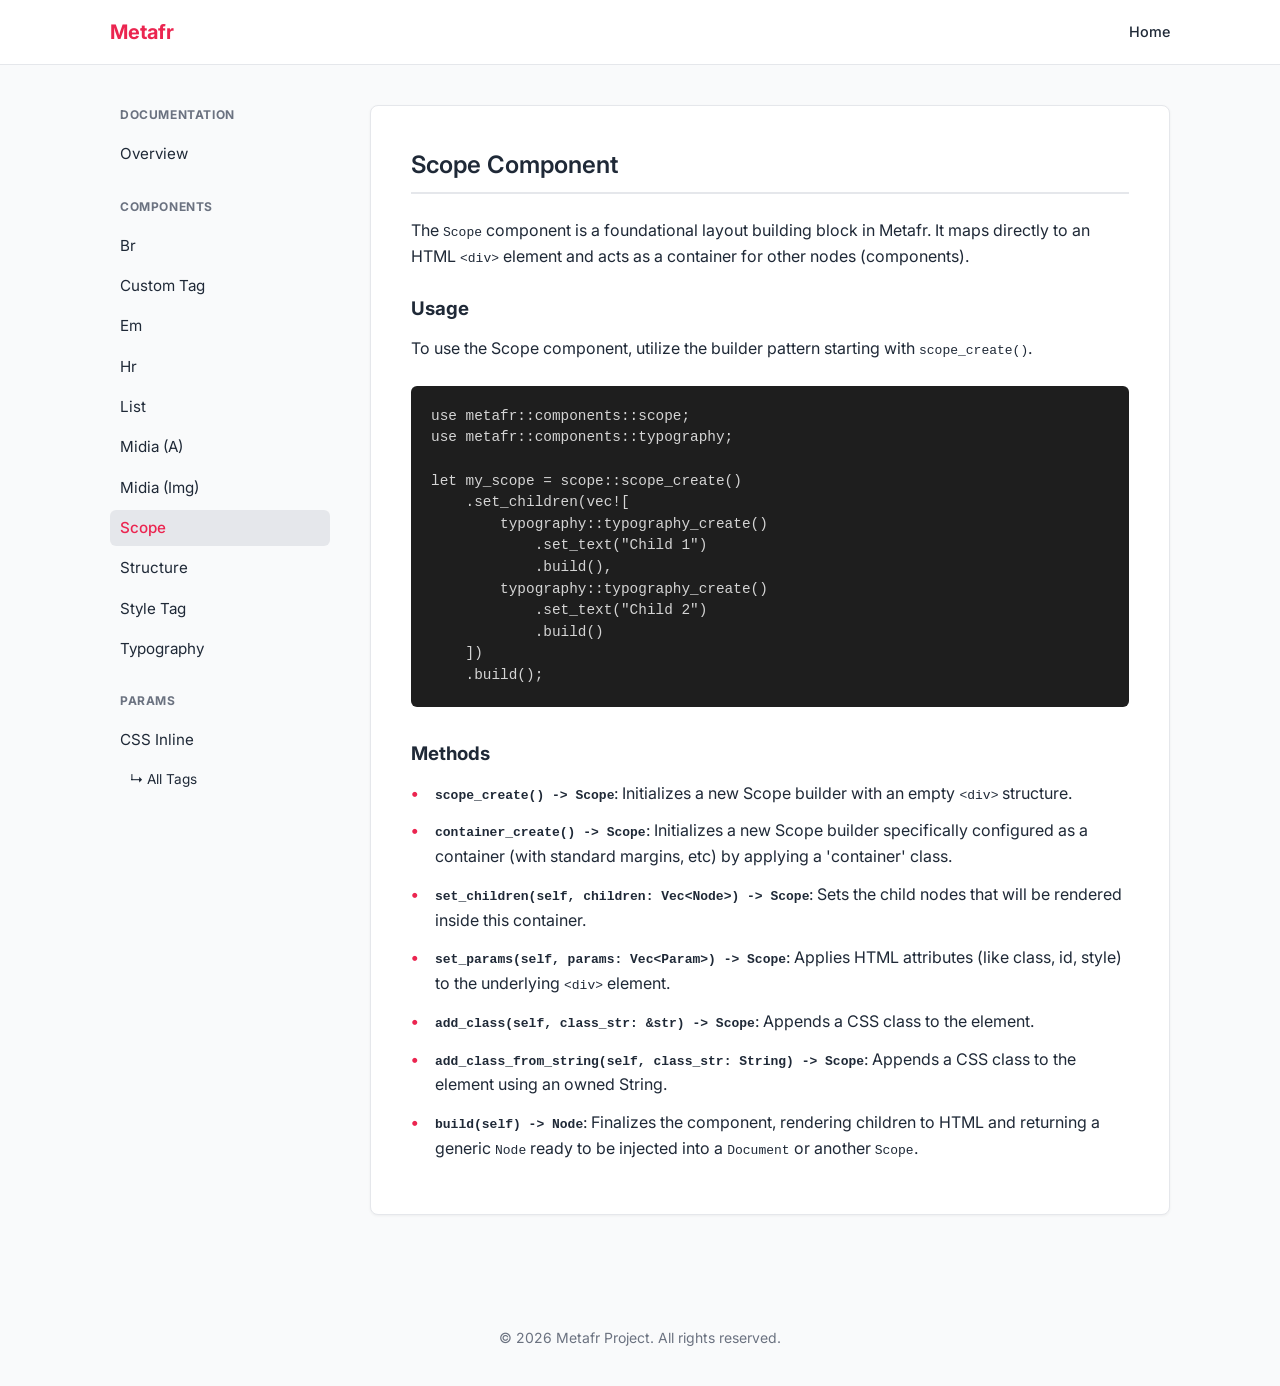
<file: docs/components/scope.html>
<!DOCTYPE html>
<html lang="en">
<head>
    <meta charset="UTF-8">
    <meta name="viewport" content="width=device-width, initial-scale=1.0">
    <title>Scope Component - Metafr Documentation</title>
    <link rel="stylesheet" href="../style.css">
    <link rel="preconnect" href="https://fonts.googleapis.com">
    <link rel="preconnect" href="https://fonts.gstatic.com" crossorigin>
    <link href="https://fonts.googleapis.com/css2?family=Inter:wght@400;500;600;700&display=swap" rel="stylesheet">
</head>
<body>
    <header class="navbar">
        <div class="container">
            <div class="logo">
                <a href="../index.html">Metafr</a>
            </div>
            <nav>
                <a href="../index.html">Home</a>
            </nav>
        </div>
    </header>

    <div class="layout-container" style="min-height: 80vh;">
        <aside class="sidebar">
            <div class="sidebar-title">Documentation</div>
            <ul class="sidebar-menu">
                <li><a href="../index.html">Overview</a></li>
            </ul>
            <div class="sidebar-title">Components</div>
            <ul class="sidebar-menu">
                <li><a href="../components/br.html">Br</a></li>
                <li><a href="../components/custom_tag.html">Custom Tag</a></li>
                <li><a href="../components/em.html">Em</a></li>
                <li><a href="../components/hr.html">Hr</a></li>
                <li><a href="../components/list.html">List</a></li>
                <li><a href="../components/midia_a.html">Midia (A)</a></li>
                <li><a href="../components/midia_img.html">Midia (Img)</a></li>
                <li><a href="../components/scope.html" class="active">Scope</a></li>
                <li><a href="../components/structure.html">Structure</a></li>
                <li><a href="../components/style_tag.html">Style Tag</a></li>
                <li><a href="../components/typography.html">Typography</a></li>
            </ul>
<div class="sidebar-title" style="margin-top: 12px;">Params</div>
            <ul class="sidebar-menu">
                <li><a href="../params/cssInline/index.html">CSS Inline</a></li>
                <li><a href="../params/cssInline/tags.html" style="padding-left: 20px; font-size: 0.85rem;">↳ All Tags</a></li>
            </ul>
        </aside>

        <main class="main-content">
            <section class="content-section">
                <h2>Scope Component</h2>
                <p>The <code>Scope</code> component is a foundational layout building block in Metafr. It maps directly to an HTML <code>&lt;div&gt;</code> element and acts as a container for other nodes (components).</p>
                
                <h3 style="margin-top: 24px; margin-bottom: 12px;">Usage</h3>
                <p>To use the Scope component, utilize the builder pattern starting with <code>scope_create()</code>.</p>
                
                <div class="code-block">
<pre><code>use metafr::components::scope;
use metafr::components::typography;

let my_scope = scope::scope_create()
    .set_children(vec![
        typography::typography_create()
            .set_text("Child 1")
            .build(),
        typography::typography_create()
            .set_text("Child 2")
            .build()
    ])
    .build();
</code></pre>
                </div>

                <h3 style="margin-top: 32px; margin-bottom: 12px;">Methods</h3>
                <ul class="feature-list">
                    <li><strong><code>scope_create() -&gt; Scope</code></strong>: Initializes a new Scope builder with an empty <code>&lt;div&gt;</code> structure.</li>
                    <li><strong><code>container_create() -&gt; Scope</code></strong>: Initializes a new Scope builder specifically configured as a container (with standard margins, etc) by applying a 'container' class.</li>
                    <li><strong><code>set_children(self, children: Vec&lt;Node&gt;) -&gt; Scope</code></strong>: Sets the child nodes that will be rendered inside this container.</li>
                    <li><strong><code>set_params(self, params: Vec&lt;Param&gt;) -&gt; Scope</code></strong>: Applies HTML attributes (like class, id, style) to the underlying <code>&lt;div&gt;</code> element.</li>
                    <li><strong><code>add_class(self, class_str: &str) -&gt; Scope</code></strong>: Appends a CSS class to the element.</li>
                    <li><strong><code>add_class_from_string(self, class_str: String) -&gt; Scope</code></strong>: Appends a CSS class to the element using an owned String.</li>
                    <li><strong><code>build(self) -&gt; Node</code></strong>: Finalizes the component, rendering children to HTML and returning a generic <code>Node</code> ready to be injected into a <code>Document</code> or another <code>Scope</code>.</li>
                </ul>
            </section>
        </main>
    </div>

    <footer class="footer">
        <div class="container">
            <p>&copy; 2026 Metafr Project. All rights reserved.</p>
        </div>
    </footer>
</body>
</html>
</file>
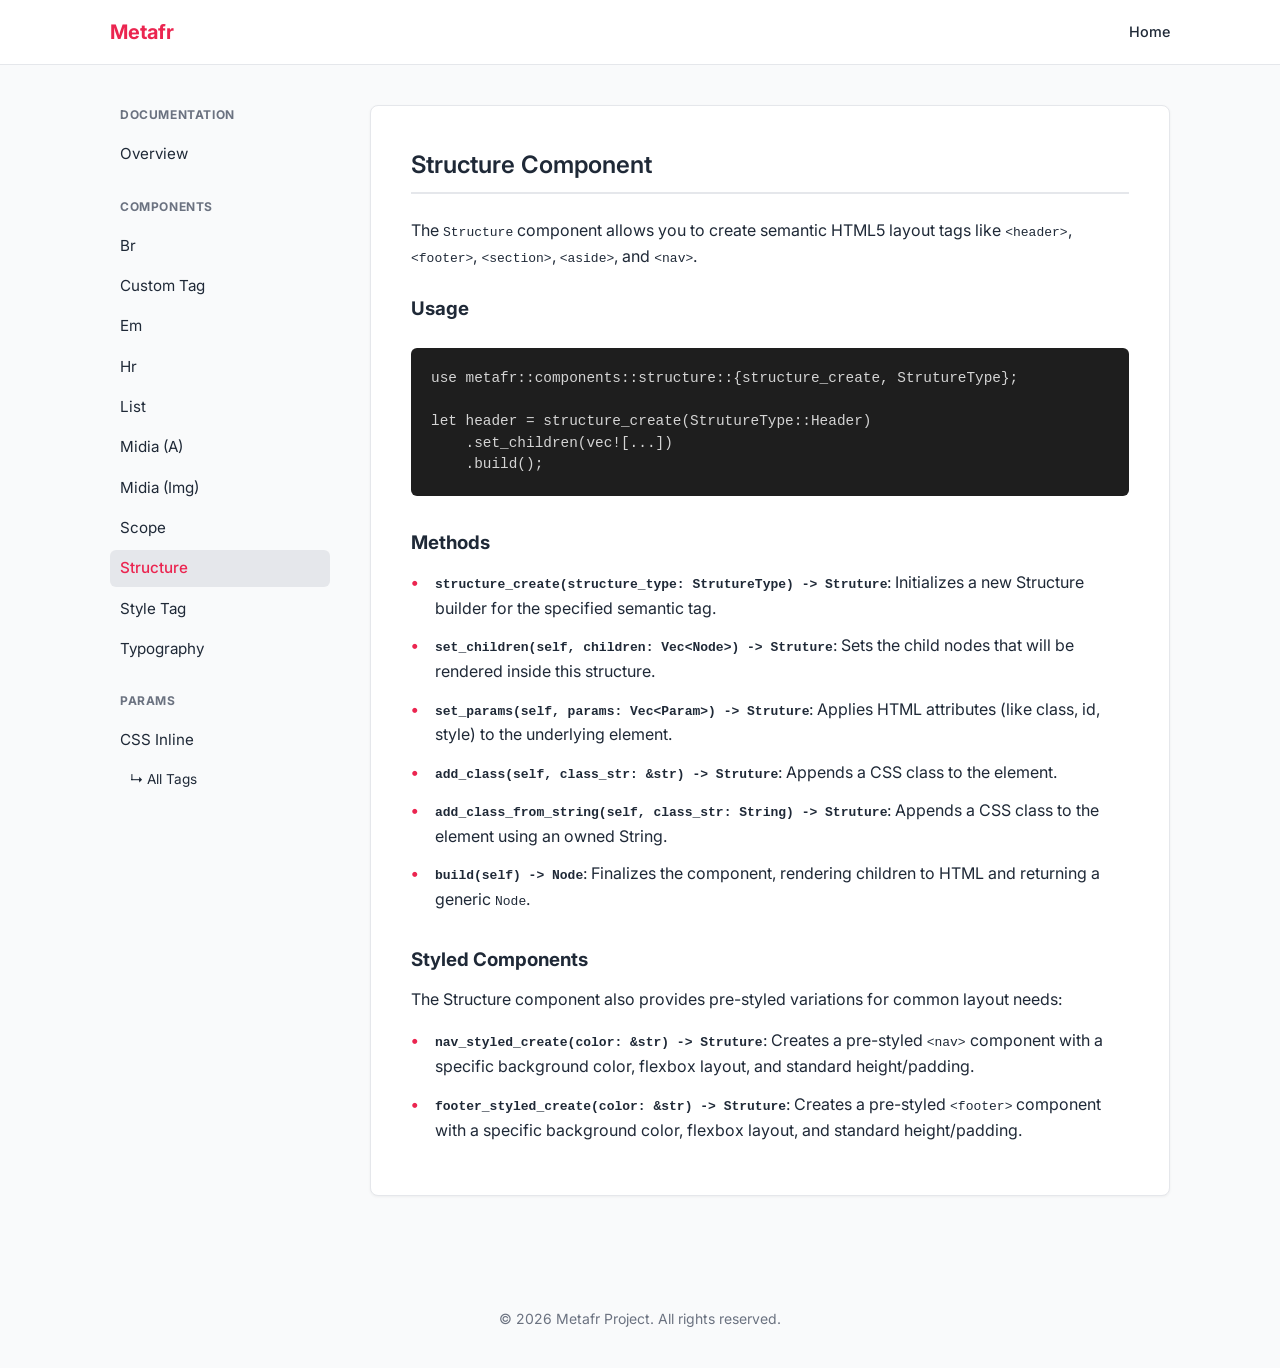
<file: docs/components/structure.html>
<!DOCTYPE html>
<html lang="en">
<head>
    <meta charset="UTF-8">
    <meta name="viewport" content="width=device-width, initial-scale=1.0">
    <title>Structure Component - Metafr Documentation</title>
    <link rel="stylesheet" href="../style.css">
    <link rel="preconnect" href="https://fonts.googleapis.com">
    <link rel="preconnect" href="https://fonts.gstatic.com" crossorigin>
    <link href="https://fonts.googleapis.com/css2?family=Inter:wght@400;500;600;700&display=swap" rel="stylesheet">
</head>
<body>
    <header class="navbar">
        <div class="container">
            <div class="logo">
                <a href="../index.html">Metafr</a>
            </div>
            <nav>
                <a href="../index.html">Home</a>
            </nav>
        </div>
    </header>

    <div class="layout-container" style="min-height: 80vh;">
        <aside class="sidebar">
            <div class="sidebar-title">Documentation</div>
            <ul class="sidebar-menu">
                <li><a href="../index.html">Overview</a></li>
            </ul>
            <div class="sidebar-title">Components</div>
            <ul class="sidebar-menu">
                <li><a href="../components/br.html">Br</a></li>
                <li><a href="../components/custom_tag.html">Custom Tag</a></li>
                <li><a href="../components/em.html">Em</a></li>
                <li><a href="../components/hr.html">Hr</a></li>
                <li><a href="../components/list.html">List</a></li>
                <li><a href="../components/midia_a.html">Midia (A)</a></li>
                <li><a href="../components/midia_img.html">Midia (Img)</a></li>
                <li><a href="../components/scope.html">Scope</a></li>
                <li><a href="../components/structure.html" class="active">Structure</a></li>
                <li><a href="../components/style_tag.html">Style Tag</a></li>
                <li><a href="../components/typography.html">Typography</a></li>
            </ul>
<div class="sidebar-title" style="margin-top: 12px;">Params</div>
            <ul class="sidebar-menu">
                <li><a href="../params/cssInline/index.html">CSS Inline</a></li>
                <li><a href="../params/cssInline/tags.html" style="padding-left: 20px; font-size: 0.85rem;">↳ All Tags</a></li>
            </ul>
        </aside>

        <main class="main-content">
            <section class="content-section">
                <h2>Structure Component</h2>
                <p>The <code>Structure</code> component allows you to create semantic HTML5 layout tags like <code>&lt;header&gt;</code>, <code>&lt;footer&gt;</code>, <code>&lt;section&gt;</code>, <code>&lt;aside&gt;</code>, and <code>&lt;nav&gt;</code>.</p>
                <h3 style="margin-top: 24px; margin-bottom: 12px;">Usage</h3>
                <div class="code-block">
<pre><code>use metafr::components::structure::{structure_create, StrutureType};

let header = structure_create(StrutureType::Header)
    .set_children(vec![...])
    .build();
</code></pre>
                </div>
                
                <h3 style="margin-top: 32px; margin-bottom: 12px;">Methods</h3>
                <ul class="feature-list">
                    <li><strong><code>structure_create(structure_type: StrutureType) -&gt; Struture</code></strong>: Initializes a new Structure builder for the specified semantic tag.</li>
                    <li><strong><code>set_children(self, children: Vec&lt;Node&gt;) -&gt; Struture</code></strong>: Sets the child nodes that will be rendered inside this structure.</li>
                    <li><strong><code>set_params(self, params: Vec&lt;Param&gt;) -&gt; Struture</code></strong>: Applies HTML attributes (like class, id, style) to the underlying element.</li>
                    <li><strong><code>add_class(self, class_str: &amp;str) -&gt; Struture</code></strong>: Appends a CSS class to the element.</li>
                    <li><strong><code>add_class_from_string(self, class_str: String) -&gt; Struture</code></strong>: Appends a CSS class to the element using an owned String.</li>
                    <li><strong><code>build(self) -&gt; Node</code></strong>: Finalizes the component, rendering children to HTML and returning a generic <code>Node</code>.</li>
                </ul>

                <h3 style="margin-top: 32px; margin-bottom: 12px;">Styled Components</h3>
                <p>The Structure component also provides pre-styled variations for common layout needs:</p>
                <ul class="feature-list">
                    <li><strong><code>nav_styled_create(color: &amp;str) -&gt; Struture</code></strong>: Creates a pre-styled <code>&lt;nav&gt;</code> component with a specific background color, flexbox layout, and standard height/padding.</li>
                    <li><strong><code>footer_styled_create(color: &amp;str) -&gt; Struture</code></strong>: Creates a pre-styled <code>&lt;footer&gt;</code> component with a specific background color, flexbox layout, and standard height/padding.</li>
                </ul>
            </section>
        </main>
    </div>

    <footer class="footer">
        <div class="container">
            <p>&copy; 2026 Metafr Project. All rights reserved.</p>
        </div>
    </footer>
</body>
</html>
</file>
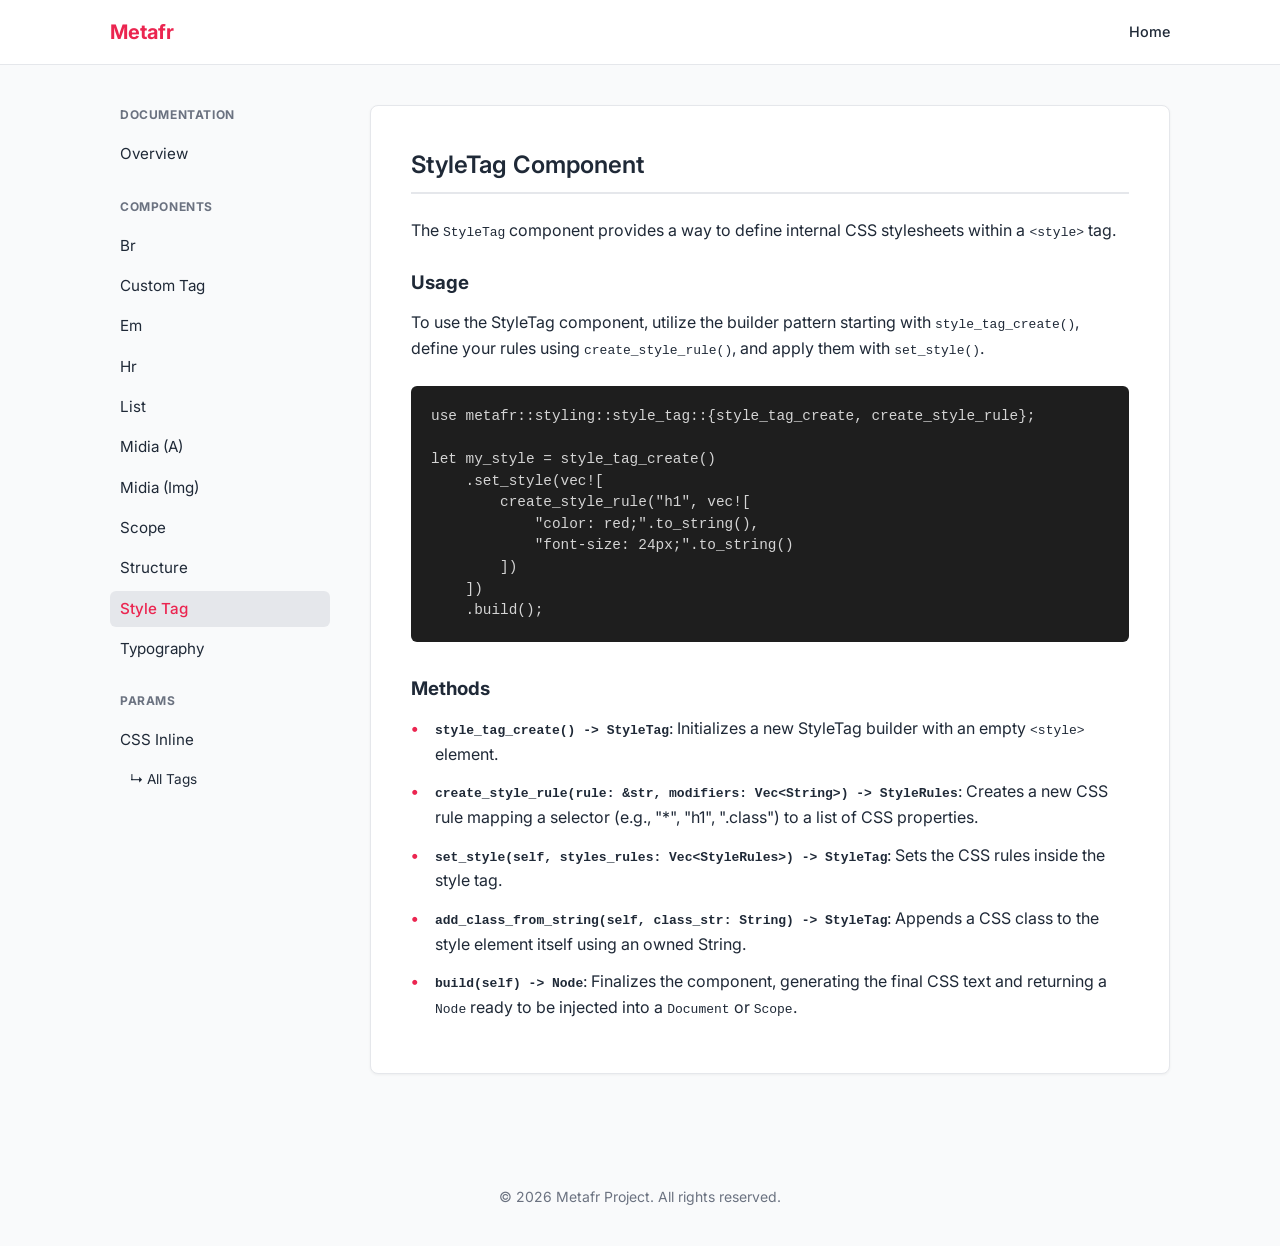
<file: docs/components/style_tag.html>
<!DOCTYPE html>
<html lang="en">
<head>
    <meta charset="UTF-8">
    <meta name="viewport" content="width=device-width, initial-scale=1.0">
    <title>StyleTag Component - Metafr Documentation</title>
    <link rel="stylesheet" href="../style.css">
    <link rel="preconnect" href="https://fonts.googleapis.com">
    <link rel="preconnect" href="https://fonts.gstatic.com" crossorigin>
    <link href="https://fonts.googleapis.com/css2?family=Inter:wght@400;500;600;700&display=swap" rel="stylesheet">
</head>
<body>
    <header class="navbar">
        <div class="container">
            <div class="logo">
                <a href="../index.html">Metafr</a>
            </div>
            <nav>
                <a href="../index.html">Home</a>
            </nav>
        </div>
    </header>

    <div class="layout-container" style="min-height: 80vh;">
        <aside class="sidebar">
            <div class="sidebar-title">Documentation</div>
            <ul class="sidebar-menu">
                <li><a href="../index.html">Overview</a></li>
            </ul>
            <div class="sidebar-title">Components</div>
            <ul class="sidebar-menu">
                <li><a href="../components/br.html">Br</a></li>
                <li><a href="../components/custom_tag.html">Custom Tag</a></li>
                <li><a href="../components/em.html">Em</a></li>
                <li><a href="../components/hr.html">Hr</a></li>
                <li><a href="../components/list.html">List</a></li>
                <li><a href="../components/midia_a.html">Midia (A)</a></li>
                <li><a href="../components/midia_img.html">Midia (Img)</a></li>
                <li><a href="../components/scope.html">Scope</a></li>
                <li><a href="../components/structure.html">Structure</a></li>
                <li><a href="../components/style_tag.html" class="active">Style Tag</a></li>
                <li><a href="../components/typography.html">Typography</a></li>
            </ul>
<div class="sidebar-title" style="margin-top: 12px;">Params</div>
            <ul class="sidebar-menu">
                <li><a href="../params/cssInline/index.html">CSS Inline</a></li>
                <li><a href="../params/cssInline/tags.html" style="padding-left: 20px; font-size: 0.85rem;">↳ All Tags</a></li>
            </ul>
        </aside>

        <main class="main-content">
                        <section class="content-section">
                <h2>StyleTag Component</h2>
                <p>The <code>StyleTag</code> component provides a way to define internal CSS stylesheets within a <code>&lt;style&gt;</code> tag.</p>
                
                <h3 style="margin-top: 24px; margin-bottom: 12px;">Usage</h3>
                <p>To use the StyleTag component, utilize the builder pattern starting with <code>style_tag_create()</code>, define your rules using <code>create_style_rule()</code>, and apply them with <code>set_style()</code>.</p>
                
                <div class="code-block">
<pre><code>use metafr::styling::style_tag::{style_tag_create, create_style_rule};

let my_style = style_tag_create()
    .set_style(vec![
        create_style_rule("h1", vec![
            "color: red;".to_string(),
            "font-size: 24px;".to_string()
        ])
    ])
    .build();
</code></pre>
                </div>

                <h3 style="margin-top: 32px; margin-bottom: 12px;">Methods</h3>
                <ul class="feature-list">
                    <li><strong><code>style_tag_create() -&gt; StyleTag</code></strong>: Initializes a new StyleTag builder with an empty <code>&lt;style&gt;</code> element.</li>
                    <li><strong><code>create_style_rule(rule: &str, modifiers: Vec&lt;String&gt;) -&gt; StyleRules</code></strong>: Creates a new CSS rule mapping a selector (e.g., "*", "h1", ".class") to a list of CSS properties.</li>
                    <li><strong><code>set_style(self, styles_rules: Vec&lt;StyleRules&gt;) -&gt; StyleTag</code></strong>: Sets the CSS rules inside the style tag.</li>
                    <li><strong><code>add_class_from_string(self, class_str: String) -&gt; StyleTag</code></strong>: Appends a CSS class to the style element itself using an owned String.</li>
                    <li><strong><code>build(self) -&gt; Node</code></strong>: Finalizes the component, generating the final CSS text and returning a <code>Node</code> ready to be injected into a <code>Document</code> or <code>Scope</code>.</li>
                </ul>
            </section>
        </main>
    </div>

    <footer class="footer">
        <div class="container">
            <p>&copy; 2026 Metafr Project. All rights reserved.</p>
        </div>
    </footer>
</body>
</html>
</file>
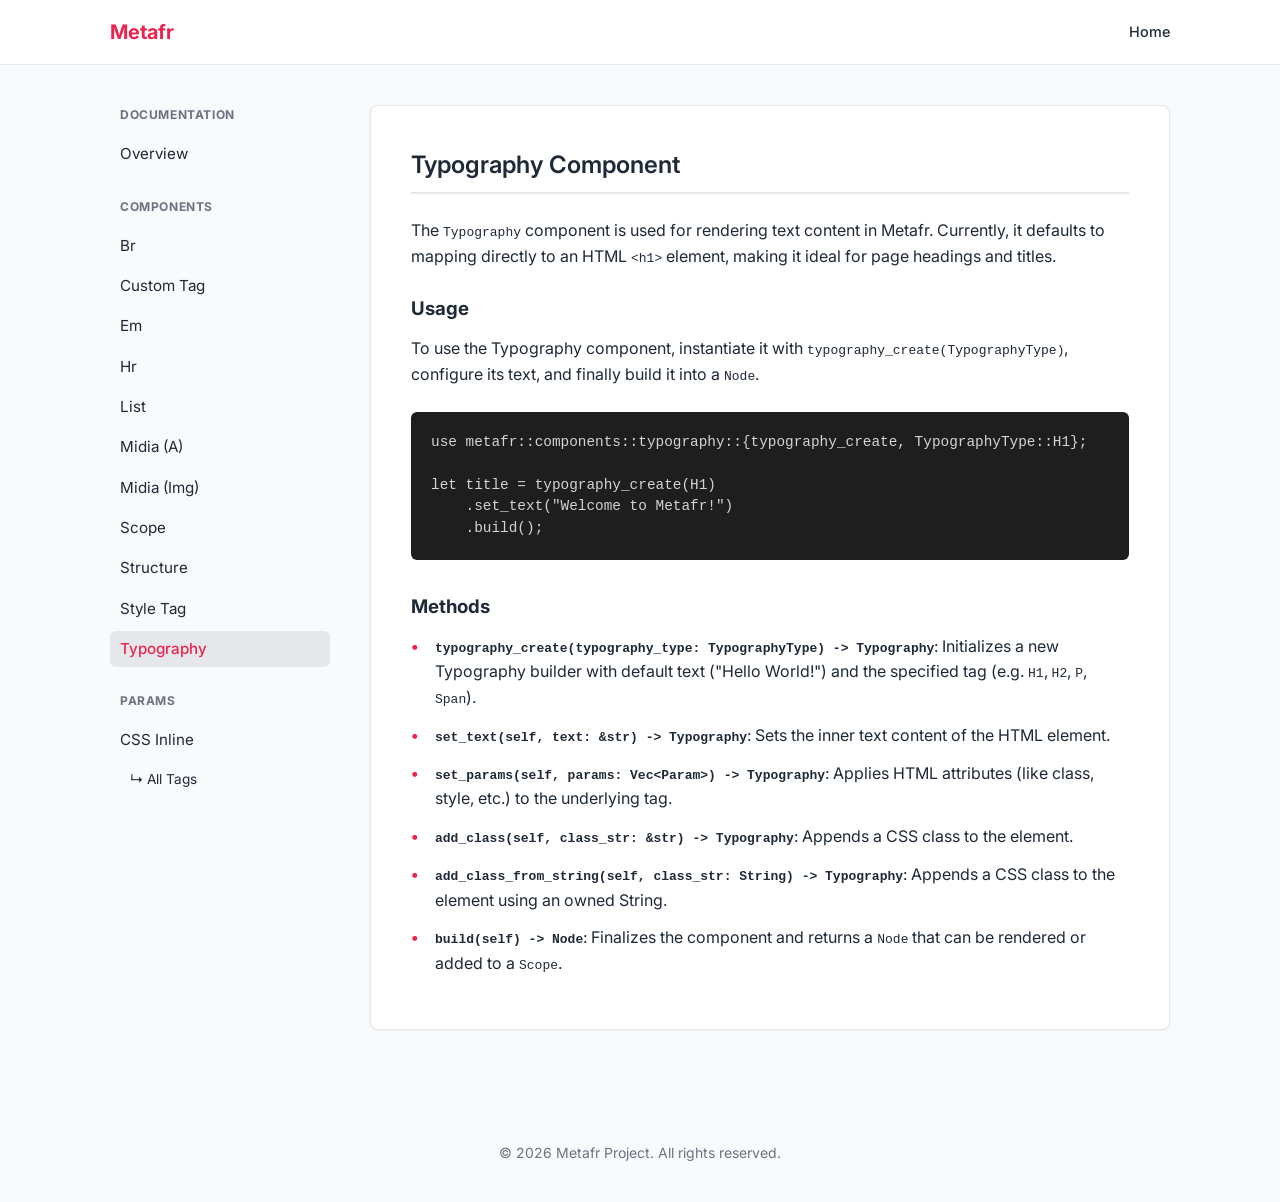
<file: docs/components/typography.html>
<!DOCTYPE html>
<html lang="en">
<head>
    <meta charset="UTF-8">
    <meta name="viewport" content="width=device-width, initial-scale=1.0">
    <title>Typography Component - Metafr Documentation</title>
    <link rel="stylesheet" href="../style.css">
    <link rel="preconnect" href="https://fonts.googleapis.com">
    <link rel="preconnect" href="https://fonts.gstatic.com" crossorigin>
    <link href="https://fonts.googleapis.com/css2?family=Inter:wght@400;500;600;700&display=swap" rel="stylesheet">
</head>
<body>
    <header class="navbar">
        <div class="container">
            <div class="logo">
                <a href="../index.html">Metafr</a>
            </div>
            <nav>
                <a href="../index.html">Home</a>
            </nav>
        </div>
    </header>

    <div class="layout-container" style="min-height: 80vh;">
        <aside class="sidebar">
            <div class="sidebar-title">Documentation</div>
            <ul class="sidebar-menu">
                <li><a href="../index.html">Overview</a></li>
            </ul>
            <div class="sidebar-title">Components</div>
            <ul class="sidebar-menu">
                <li><a href="../components/br.html">Br</a></li>
                <li><a href="../components/custom_tag.html">Custom Tag</a></li>
                <li><a href="../components/em.html">Em</a></li>
                <li><a href="../components/hr.html">Hr</a></li>
                <li><a href="../components/list.html">List</a></li>
                <li><a href="../components/midia_a.html">Midia (A)</a></li>
                <li><a href="../components/midia_img.html">Midia (Img)</a></li>
                <li><a href="../components/scope.html">Scope</a></li>
                <li><a href="../components/structure.html">Structure</a></li>
                <li><a href="../components/style_tag.html">Style Tag</a></li>
                <li><a href="../components/typography.html" class="active">Typography</a></li>
            </ul>
<div class="sidebar-title" style="margin-top: 12px;">Params</div>
            <ul class="sidebar-menu">
                <li><a href="../params/cssInline/index.html">CSS Inline</a></li>
                <li><a href="../params/cssInline/tags.html" style="padding-left: 20px; font-size: 0.85rem;">↳ All Tags</a></li>
            </ul>
        </aside>

        <main class="main-content">
            <section class="content-section">
                <h2>Typography Component</h2>
                <p>The <code>Typography</code> component is used for rendering text content in Metafr. Currently, it defaults to mapping directly to an HTML <code>&lt;h1&gt;</code> element, making it ideal for page headings and titles.</p>
                
                <h3 style="margin-top: 24px; margin-bottom: 12px;">Usage</h3>
                <p>To use the Typography component, instantiate it with <code>typography_create(TypographyType)</code>, configure its text, and finally build it into a <code>Node</code>.</p>
                
                <div class="code-block">
<pre><code>use metafr::components::typography::{typography_create, TypographyType::H1};

let title = typography_create(H1)
    .set_text("Welcome to Metafr!")
    .build();
</code></pre>
                </div>

                <h3 style="margin-top: 32px; margin-bottom: 12px;">Methods</h3>
                <ul class="feature-list">
                    <li><strong><code>typography_create(typography_type: TypographyType) -&gt; Typography</code></strong>: Initializes a new Typography builder with default text ("Hello World!") and the specified tag (e.g. <code>H1</code>, <code>H2</code>, <code>P</code>, <code>Span</code>).</li>
                    <li><strong><code>set_text(self, text: &amp;str) -&gt; Typography</code></strong>: Sets the inner text content of the HTML element.</li>
                    <li><strong><code>set_params(self, params: Vec&lt;Param&gt;) -&gt; Typography</code></strong>: Applies HTML attributes (like class, style, etc.) to the underlying tag.</li>
                    <li><strong><code>add_class(self, class_str: &str) -&gt; Typography</code></strong>: Appends a CSS class to the element.</li>
                    <li><strong><code>add_class_from_string(self, class_str: String) -&gt; Typography</code></strong>: Appends a CSS class to the element using an owned String.</li>
                    <li><strong><code>build(self) -&gt; Node</code></strong>: Finalizes the component and returns a <code>Node</code> that can be rendered or added to a <code>Scope</code>.</li>
                </ul>
            </section>
        </main>
    </div>

    <footer class="footer">
        <div class="container">
            <p>&copy; 2026 Metafr Project. All rights reserved.</p>
        </div>
    </footer>
</body>
</html>
</file>
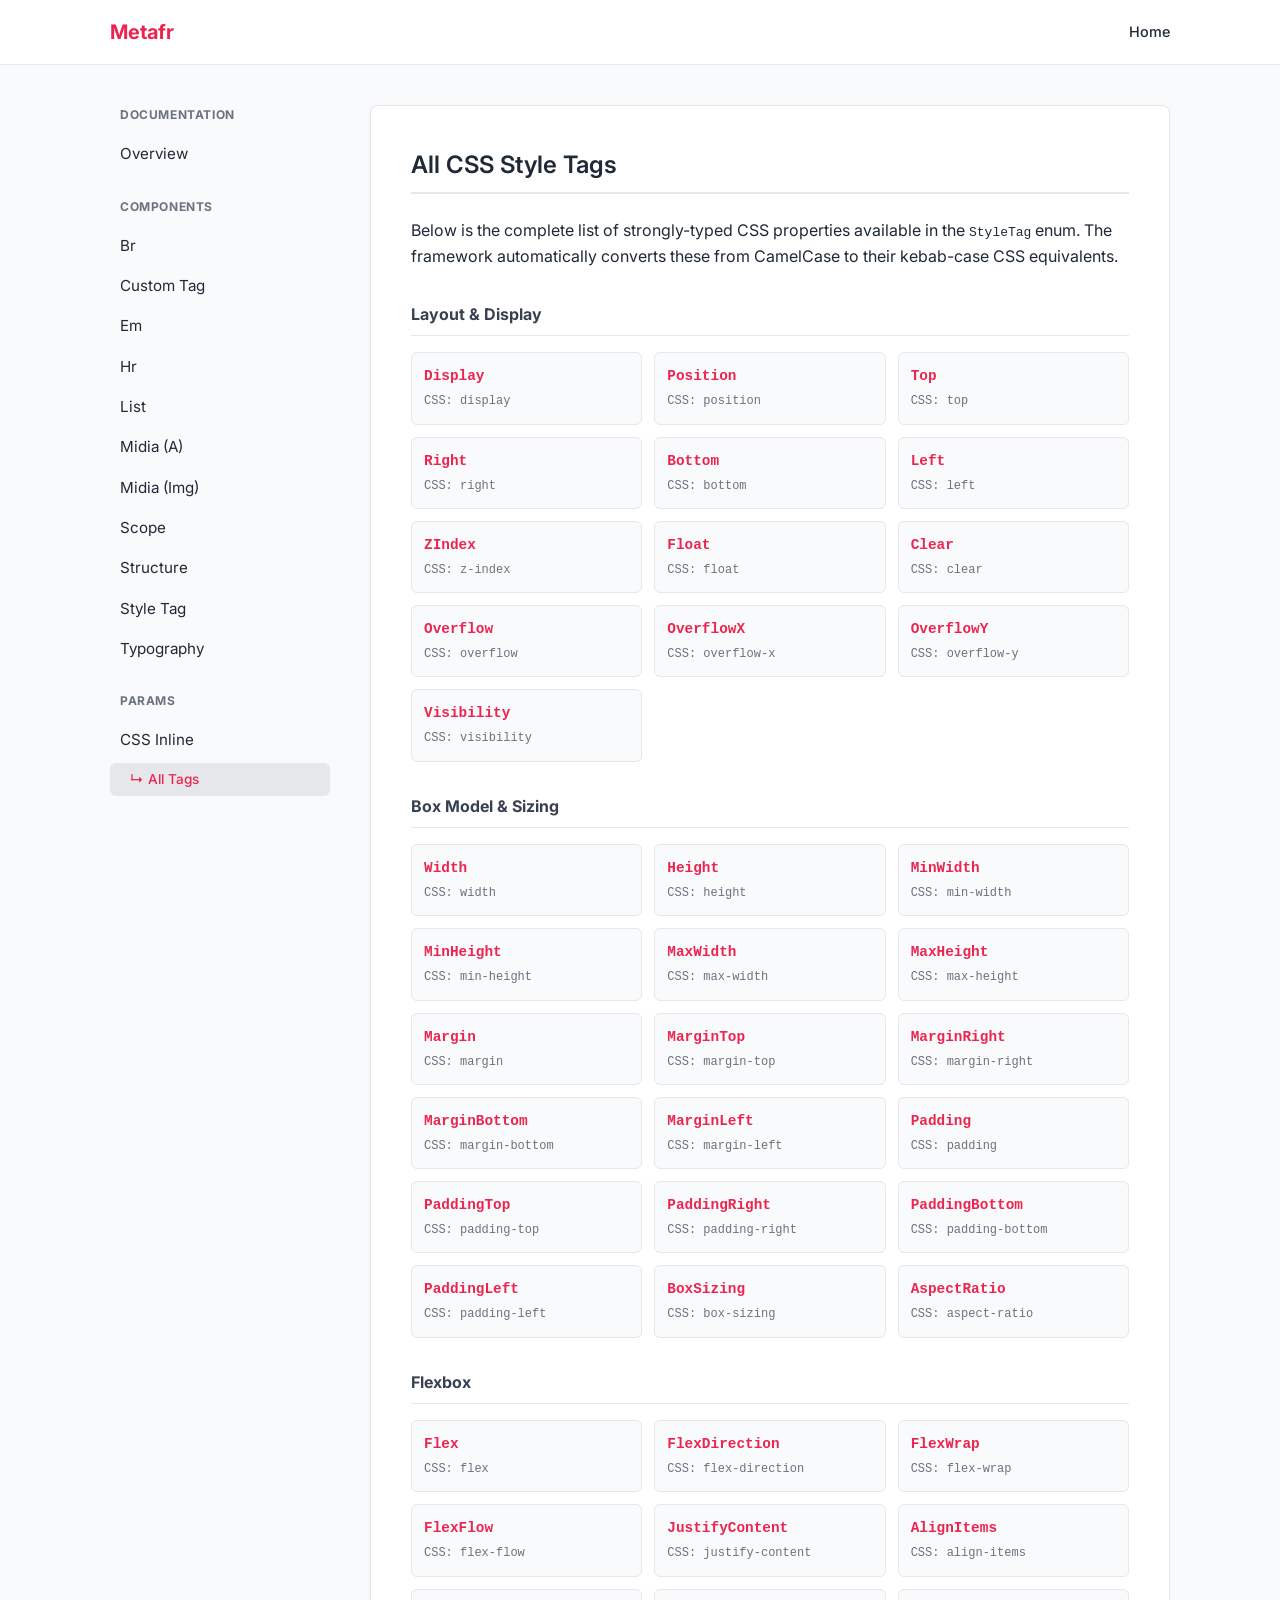
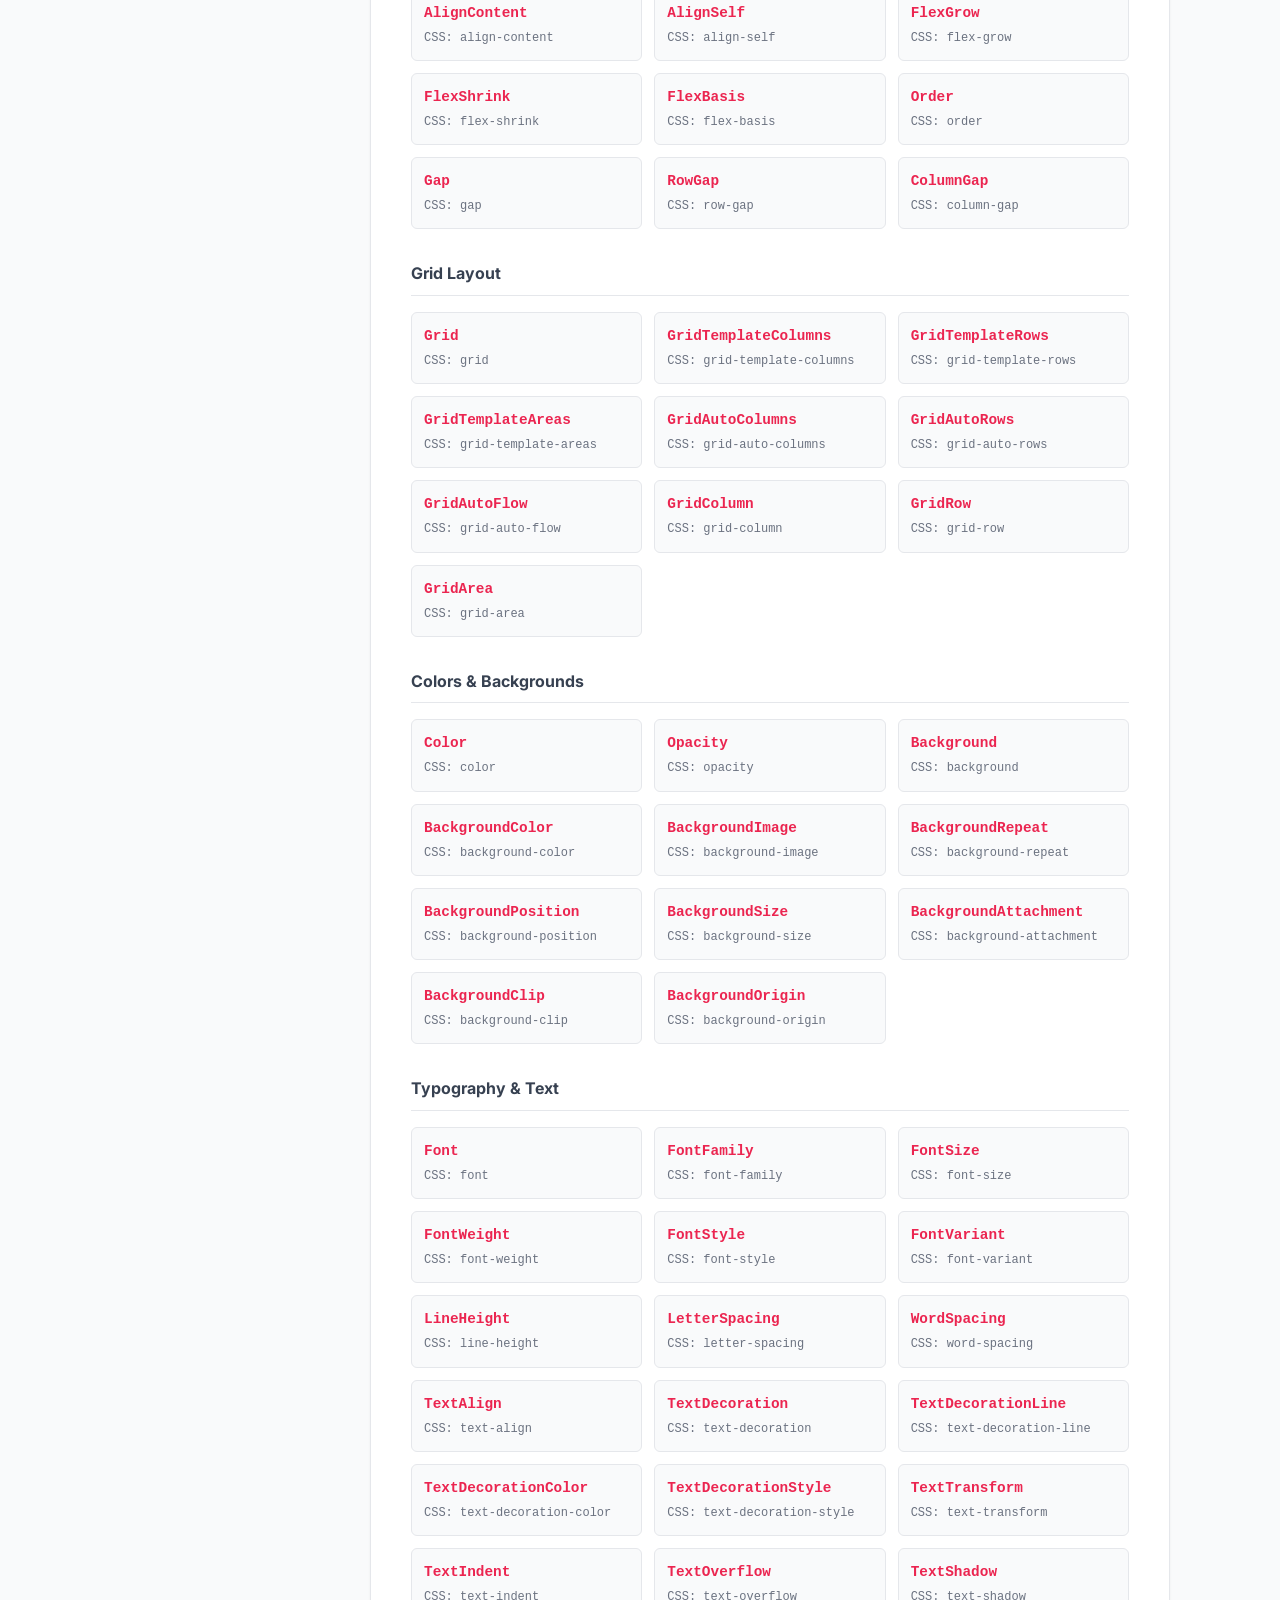
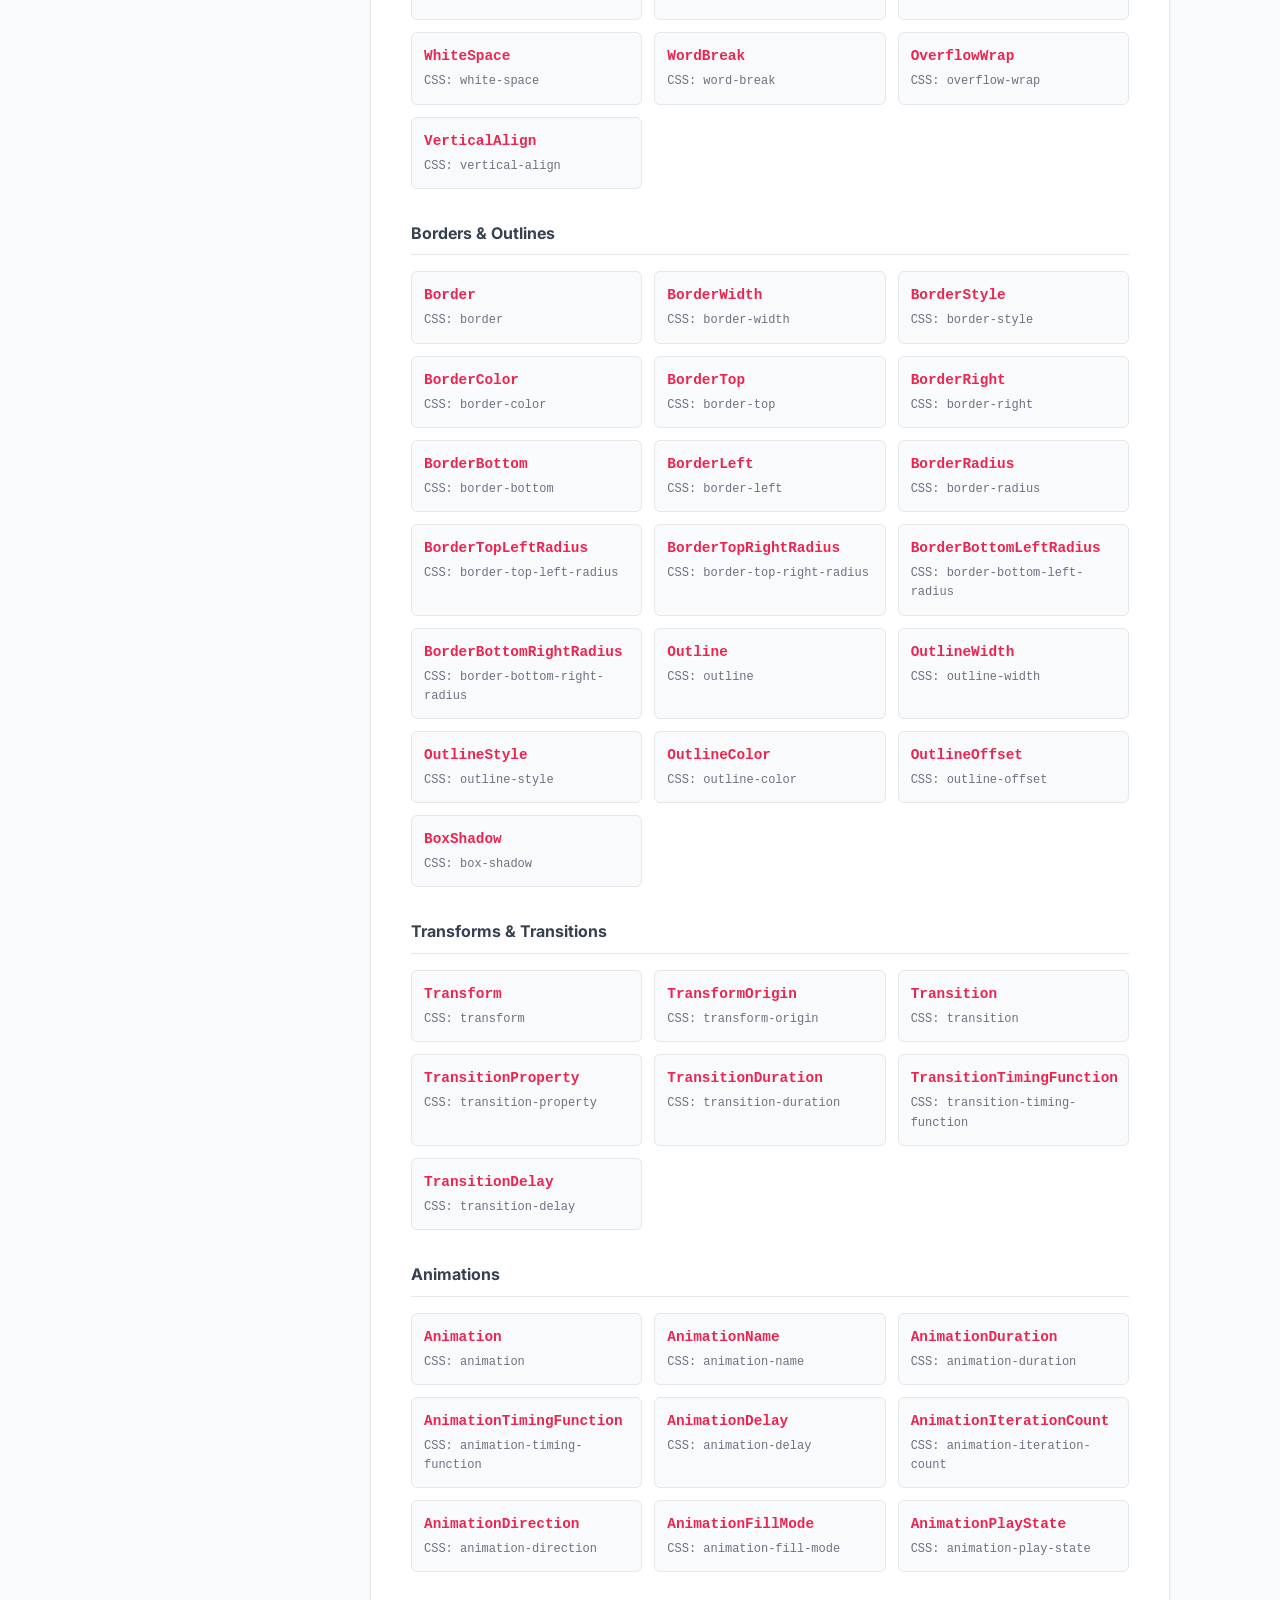
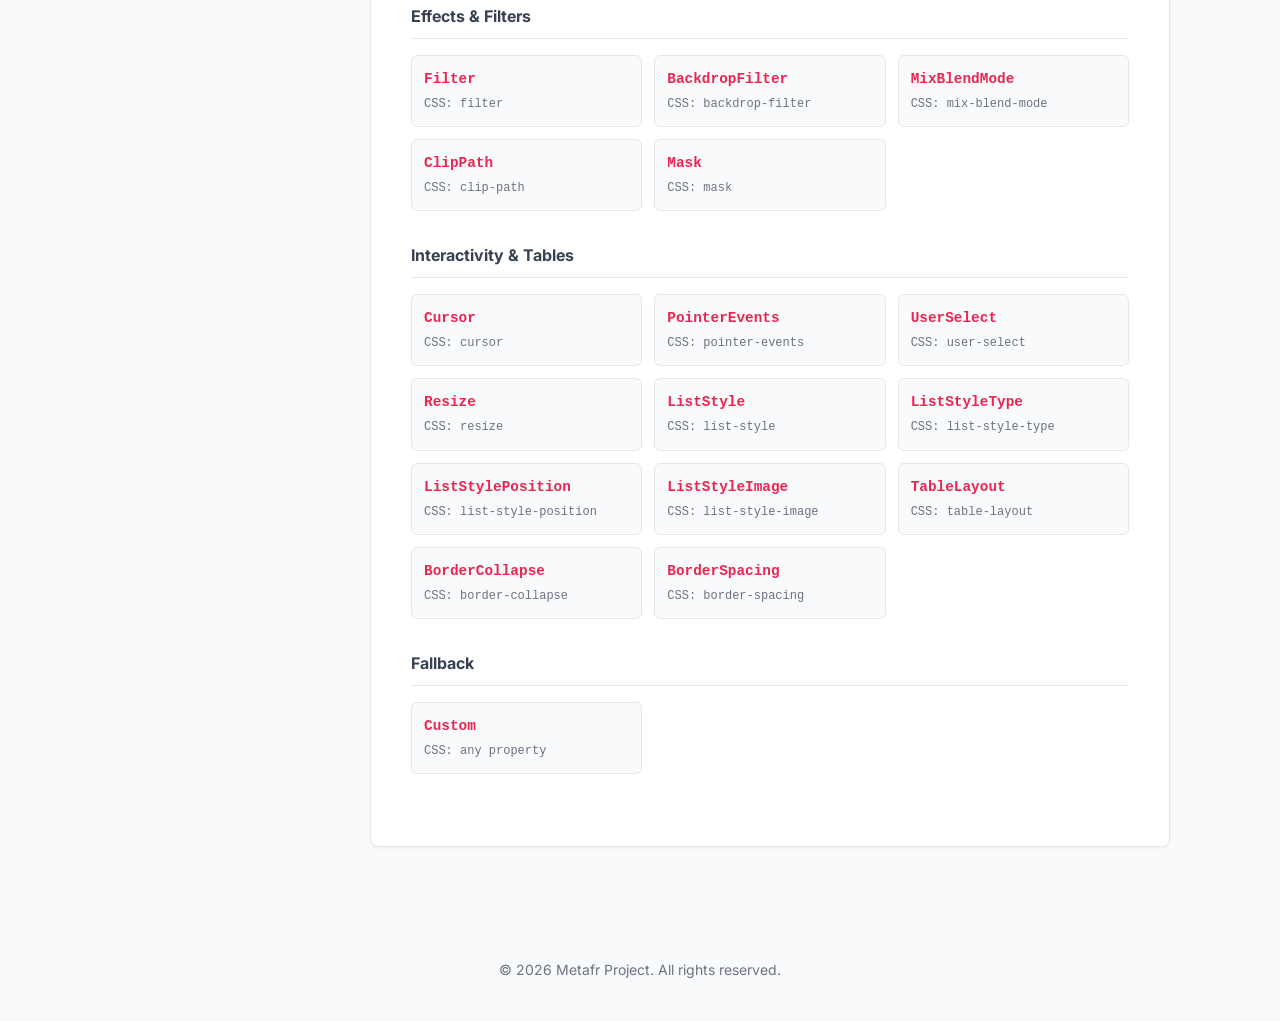
<file: docs/params/cssInline/tags.html>
<!DOCTYPE html>
<html lang="en">
<head>
    <meta charset="UTF-8">
    <meta name="viewport" content="width=device-width, initial-scale=1.0">
    <title>All Style Tags - Metafr Documentation</title>
    <link rel="stylesheet" href="../../style.css">
    <link rel="preconnect" href="https://fonts.googleapis.com">
    <link rel="preconnect" href="https://fonts.gstatic.com" crossorigin>
    <link href="https://fonts.googleapis.com/css2?family=Inter:wght@400;500;600;700&display=swap" rel="stylesheet">
    <style>
        .tags-grid {
            display: grid;
            grid-template-columns: repeat(auto-fill, minmax(200px, 1fr));
            gap: 12px;
            margin-top: 16px;
            margin-bottom: 32px;
        }
        .tag-card {
            background: var(--bg-color);
            border: 1px solid var(--border-color);
            padding: 12px;
            border-radius: 6px;
            font-family: monospace;
            font-size: 0.9rem;
        }
        .tag-card strong {
            color: var(--primary-color);
        }
        .tag-card small {
            display: block;
            color: #6b7280;
            margin-top: 4px;
            font-size: 0.75rem;
        }
        h4 {
            margin-top: 32px;
            margin-bottom: 16px;
            padding-bottom: 8px;
            border-bottom: 1px solid var(--border-color);
            color: #374151;
        }
    </style>
</head>
<body>
    <header class="navbar">
        <div class="container">
            <div class="logo">
                <a href="../../index.html">Metafr</a>
            </div>
            <nav>
                <a href="../../index.html">Home</a>
            </nav>
        </div>
    </header>

    <div class="layout-container" style="min-height: 80vh;">
        <aside class="sidebar">
            <div class="sidebar-title">Documentation</div>
            <ul class="sidebar-menu">
                <li><a href="../../index.html">Overview</a></li>
            </ul>
            <div class="sidebar-title">Components</div>
            <ul class="sidebar-menu">
                <li><a href="../../components/br.html">Br</a></li>
                <li><a href="../../components/custom_tag.html">Custom Tag</a></li>
                <li><a href="../../components/em.html">Em</a></li>
                <li><a href="../../components/hr.html">Hr</a></li>
                <li><a href="../../components/list.html">List</a></li>
                <li><a href="../../components/midia_a.html">Midia (A)</a></li>
                <li><a href="../../components/midia_img.html">Midia (Img)</a></li>
                <li><a href="../../components/scope.html">Scope</a></li>
                <li><a href="../../components/structure.html">Structure</a></li>
                <li><a href="../../components/style_tag.html">Style Tag</a></li>
                <li><a href="../../components/typography.html">Typography</a></li>
            </ul>
<div class="sidebar-title" style="margin-top: 12px;">Params</div>
            <ul class="sidebar-menu">
                <li><a href="index.html">CSS Inline</a></li>
                <li><a href="tags.html" class="active" style="padding-left: 20px; font-size: 0.85rem;">↳ All Tags</a></li>
            </ul>
        </aside>

        <main class="main-content">
            <section class="content-section">
                <h2>All CSS Style Tags</h2>
                <p>Below is the complete list of strongly-typed CSS properties available in the <code>StyleTag</code> enum. The framework automatically converts these from CamelCase to their kebab-case CSS equivalents.</p>

                
                <h4>Layout & Display</h4>
                <div class="tags-grid">
                    <div class="tag-card">
                        <strong>Display</strong>
                        <small>CSS: display</small>
                    </div>
                    <div class="tag-card">
                        <strong>Position</strong>
                        <small>CSS: position</small>
                    </div>
                    <div class="tag-card">
                        <strong>Top</strong>
                        <small>CSS: top</small>
                    </div>
                    <div class="tag-card">
                        <strong>Right</strong>
                        <small>CSS: right</small>
                    </div>
                    <div class="tag-card">
                        <strong>Bottom</strong>
                        <small>CSS: bottom</small>
                    </div>
                    <div class="tag-card">
                        <strong>Left</strong>
                        <small>CSS: left</small>
                    </div>
                    <div class="tag-card">
                        <strong>ZIndex</strong>
                        <small>CSS: z-index</small>
                    </div>
                    <div class="tag-card">
                        <strong>Float</strong>
                        <small>CSS: float</small>
                    </div>
                    <div class="tag-card">
                        <strong>Clear</strong>
                        <small>CSS: clear</small>
                    </div>
                    <div class="tag-card">
                        <strong>Overflow</strong>
                        <small>CSS: overflow</small>
                    </div>
                    <div class="tag-card">
                        <strong>OverflowX</strong>
                        <small>CSS: overflow-x</small>
                    </div>
                    <div class="tag-card">
                        <strong>OverflowY</strong>
                        <small>CSS: overflow-y</small>
                    </div>
                    <div class="tag-card">
                        <strong>Visibility</strong>
                        <small>CSS: visibility</small>
                    </div>
                </div>
                <h4>Box Model & Sizing</h4>
                <div class="tags-grid">
                    <div class="tag-card">
                        <strong>Width</strong>
                        <small>CSS: width</small>
                    </div>
                    <div class="tag-card">
                        <strong>Height</strong>
                        <small>CSS: height</small>
                    </div>
                    <div class="tag-card">
                        <strong>MinWidth</strong>
                        <small>CSS: min-width</small>
                    </div>
                    <div class="tag-card">
                        <strong>MinHeight</strong>
                        <small>CSS: min-height</small>
                    </div>
                    <div class="tag-card">
                        <strong>MaxWidth</strong>
                        <small>CSS: max-width</small>
                    </div>
                    <div class="tag-card">
                        <strong>MaxHeight</strong>
                        <small>CSS: max-height</small>
                    </div>
                    <div class="tag-card">
                        <strong>Margin</strong>
                        <small>CSS: margin</small>
                    </div>
                    <div class="tag-card">
                        <strong>MarginTop</strong>
                        <small>CSS: margin-top</small>
                    </div>
                    <div class="tag-card">
                        <strong>MarginRight</strong>
                        <small>CSS: margin-right</small>
                    </div>
                    <div class="tag-card">
                        <strong>MarginBottom</strong>
                        <small>CSS: margin-bottom</small>
                    </div>
                    <div class="tag-card">
                        <strong>MarginLeft</strong>
                        <small>CSS: margin-left</small>
                    </div>
                    <div class="tag-card">
                        <strong>Padding</strong>
                        <small>CSS: padding</small>
                    </div>
                    <div class="tag-card">
                        <strong>PaddingTop</strong>
                        <small>CSS: padding-top</small>
                    </div>
                    <div class="tag-card">
                        <strong>PaddingRight</strong>
                        <small>CSS: padding-right</small>
                    </div>
                    <div class="tag-card">
                        <strong>PaddingBottom</strong>
                        <small>CSS: padding-bottom</small>
                    </div>
                    <div class="tag-card">
                        <strong>PaddingLeft</strong>
                        <small>CSS: padding-left</small>
                    </div>
                    <div class="tag-card">
                        <strong>BoxSizing</strong>
                        <small>CSS: box-sizing</small>
                    </div>
                    <div class="tag-card">
                        <strong>AspectRatio</strong>
                        <small>CSS: aspect-ratio</small>
                    </div>
                </div>
                <h4>Flexbox</h4>
                <div class="tags-grid">
                    <div class="tag-card">
                        <strong>Flex</strong>
                        <small>CSS: flex</small>
                    </div>
                    <div class="tag-card">
                        <strong>FlexDirection</strong>
                        <small>CSS: flex-direction</small>
                    </div>
                    <div class="tag-card">
                        <strong>FlexWrap</strong>
                        <small>CSS: flex-wrap</small>
                    </div>
                    <div class="tag-card">
                        <strong>FlexFlow</strong>
                        <small>CSS: flex-flow</small>
                    </div>
                    <div class="tag-card">
                        <strong>JustifyContent</strong>
                        <small>CSS: justify-content</small>
                    </div>
                    <div class="tag-card">
                        <strong>AlignItems</strong>
                        <small>CSS: align-items</small>
                    </div>
                    <div class="tag-card">
                        <strong>AlignContent</strong>
                        <small>CSS: align-content</small>
                    </div>
                    <div class="tag-card">
                        <strong>AlignSelf</strong>
                        <small>CSS: align-self</small>
                    </div>
                    <div class="tag-card">
                        <strong>FlexGrow</strong>
                        <small>CSS: flex-grow</small>
                    </div>
                    <div class="tag-card">
                        <strong>FlexShrink</strong>
                        <small>CSS: flex-shrink</small>
                    </div>
                    <div class="tag-card">
                        <strong>FlexBasis</strong>
                        <small>CSS: flex-basis</small>
                    </div>
                    <div class="tag-card">
                        <strong>Order</strong>
                        <small>CSS: order</small>
                    </div>
                    <div class="tag-card">
                        <strong>Gap</strong>
                        <small>CSS: gap</small>
                    </div>
                    <div class="tag-card">
                        <strong>RowGap</strong>
                        <small>CSS: row-gap</small>
                    </div>
                    <div class="tag-card">
                        <strong>ColumnGap</strong>
                        <small>CSS: column-gap</small>
                    </div>
                </div>
                <h4>Grid Layout</h4>
                <div class="tags-grid">
                    <div class="tag-card">
                        <strong>Grid</strong>
                        <small>CSS: grid</small>
                    </div>
                    <div class="tag-card">
                        <strong>GridTemplateColumns</strong>
                        <small>CSS: grid-template-columns</small>
                    </div>
                    <div class="tag-card">
                        <strong>GridTemplateRows</strong>
                        <small>CSS: grid-template-rows</small>
                    </div>
                    <div class="tag-card">
                        <strong>GridTemplateAreas</strong>
                        <small>CSS: grid-template-areas</small>
                    </div>
                    <div class="tag-card">
                        <strong>GridAutoColumns</strong>
                        <small>CSS: grid-auto-columns</small>
                    </div>
                    <div class="tag-card">
                        <strong>GridAutoRows</strong>
                        <small>CSS: grid-auto-rows</small>
                    </div>
                    <div class="tag-card">
                        <strong>GridAutoFlow</strong>
                        <small>CSS: grid-auto-flow</small>
                    </div>
                    <div class="tag-card">
                        <strong>GridColumn</strong>
                        <small>CSS: grid-column</small>
                    </div>
                    <div class="tag-card">
                        <strong>GridRow</strong>
                        <small>CSS: grid-row</small>
                    </div>
                    <div class="tag-card">
                        <strong>GridArea</strong>
                        <small>CSS: grid-area</small>
                    </div>
                </div>
                <h4>Colors & Backgrounds</h4>
                <div class="tags-grid">
                    <div class="tag-card">
                        <strong>Color</strong>
                        <small>CSS: color</small>
                    </div>
                    <div class="tag-card">
                        <strong>Opacity</strong>
                        <small>CSS: opacity</small>
                    </div>
                    <div class="tag-card">
                        <strong>Background</strong>
                        <small>CSS: background</small>
                    </div>
                    <div class="tag-card">
                        <strong>BackgroundColor</strong>
                        <small>CSS: background-color</small>
                    </div>
                    <div class="tag-card">
                        <strong>BackgroundImage</strong>
                        <small>CSS: background-image</small>
                    </div>
                    <div class="tag-card">
                        <strong>BackgroundRepeat</strong>
                        <small>CSS: background-repeat</small>
                    </div>
                    <div class="tag-card">
                        <strong>BackgroundPosition</strong>
                        <small>CSS: background-position</small>
                    </div>
                    <div class="tag-card">
                        <strong>BackgroundSize</strong>
                        <small>CSS: background-size</small>
                    </div>
                    <div class="tag-card">
                        <strong>BackgroundAttachment</strong>
                        <small>CSS: background-attachment</small>
                    </div>
                    <div class="tag-card">
                        <strong>BackgroundClip</strong>
                        <small>CSS: background-clip</small>
                    </div>
                    <div class="tag-card">
                        <strong>BackgroundOrigin</strong>
                        <small>CSS: background-origin</small>
                    </div>
                </div>
                <h4>Typography & Text</h4>
                <div class="tags-grid">
                    <div class="tag-card">
                        <strong>Font</strong>
                        <small>CSS: font</small>
                    </div>
                    <div class="tag-card">
                        <strong>FontFamily</strong>
                        <small>CSS: font-family</small>
                    </div>
                    <div class="tag-card">
                        <strong>FontSize</strong>
                        <small>CSS: font-size</small>
                    </div>
                    <div class="tag-card">
                        <strong>FontWeight</strong>
                        <small>CSS: font-weight</small>
                    </div>
                    <div class="tag-card">
                        <strong>FontStyle</strong>
                        <small>CSS: font-style</small>
                    </div>
                    <div class="tag-card">
                        <strong>FontVariant</strong>
                        <small>CSS: font-variant</small>
                    </div>
                    <div class="tag-card">
                        <strong>LineHeight</strong>
                        <small>CSS: line-height</small>
                    </div>
                    <div class="tag-card">
                        <strong>LetterSpacing</strong>
                        <small>CSS: letter-spacing</small>
                    </div>
                    <div class="tag-card">
                        <strong>WordSpacing</strong>
                        <small>CSS: word-spacing</small>
                    </div>
                    <div class="tag-card">
                        <strong>TextAlign</strong>
                        <small>CSS: text-align</small>
                    </div>
                    <div class="tag-card">
                        <strong>TextDecoration</strong>
                        <small>CSS: text-decoration</small>
                    </div>
                    <div class="tag-card">
                        <strong>TextDecorationLine</strong>
                        <small>CSS: text-decoration-line</small>
                    </div>
                    <div class="tag-card">
                        <strong>TextDecorationColor</strong>
                        <small>CSS: text-decoration-color</small>
                    </div>
                    <div class="tag-card">
                        <strong>TextDecorationStyle</strong>
                        <small>CSS: text-decoration-style</small>
                    </div>
                    <div class="tag-card">
                        <strong>TextTransform</strong>
                        <small>CSS: text-transform</small>
                    </div>
                    <div class="tag-card">
                        <strong>TextIndent</strong>
                        <small>CSS: text-indent</small>
                    </div>
                    <div class="tag-card">
                        <strong>TextOverflow</strong>
                        <small>CSS: text-overflow</small>
                    </div>
                    <div class="tag-card">
                        <strong>TextShadow</strong>
                        <small>CSS: text-shadow</small>
                    </div>
                    <div class="tag-card">
                        <strong>WhiteSpace</strong>
                        <small>CSS: white-space</small>
                    </div>
                    <div class="tag-card">
                        <strong>WordBreak</strong>
                        <small>CSS: word-break</small>
                    </div>
                    <div class="tag-card">
                        <strong>OverflowWrap</strong>
                        <small>CSS: overflow-wrap</small>
                    </div>
                    <div class="tag-card">
                        <strong>VerticalAlign</strong>
                        <small>CSS: vertical-align</small>
                    </div>
                </div>
                <h4>Borders & Outlines</h4>
                <div class="tags-grid">
                    <div class="tag-card">
                        <strong>Border</strong>
                        <small>CSS: border</small>
                    </div>
                    <div class="tag-card">
                        <strong>BorderWidth</strong>
                        <small>CSS: border-width</small>
                    </div>
                    <div class="tag-card">
                        <strong>BorderStyle</strong>
                        <small>CSS: border-style</small>
                    </div>
                    <div class="tag-card">
                        <strong>BorderColor</strong>
                        <small>CSS: border-color</small>
                    </div>
                    <div class="tag-card">
                        <strong>BorderTop</strong>
                        <small>CSS: border-top</small>
                    </div>
                    <div class="tag-card">
                        <strong>BorderRight</strong>
                        <small>CSS: border-right</small>
                    </div>
                    <div class="tag-card">
                        <strong>BorderBottom</strong>
                        <small>CSS: border-bottom</small>
                    </div>
                    <div class="tag-card">
                        <strong>BorderLeft</strong>
                        <small>CSS: border-left</small>
                    </div>
                    <div class="tag-card">
                        <strong>BorderRadius</strong>
                        <small>CSS: border-radius</small>
                    </div>
                    <div class="tag-card">
                        <strong>BorderTopLeftRadius</strong>
                        <small>CSS: border-top-left-radius</small>
                    </div>
                    <div class="tag-card">
                        <strong>BorderTopRightRadius</strong>
                        <small>CSS: border-top-right-radius</small>
                    </div>
                    <div class="tag-card">
                        <strong>BorderBottomLeftRadius</strong>
                        <small>CSS: border-bottom-left-radius</small>
                    </div>
                    <div class="tag-card">
                        <strong>BorderBottomRightRadius</strong>
                        <small>CSS: border-bottom-right-radius</small>
                    </div>
                    <div class="tag-card">
                        <strong>Outline</strong>
                        <small>CSS: outline</small>
                    </div>
                    <div class="tag-card">
                        <strong>OutlineWidth</strong>
                        <small>CSS: outline-width</small>
                    </div>
                    <div class="tag-card">
                        <strong>OutlineStyle</strong>
                        <small>CSS: outline-style</small>
                    </div>
                    <div class="tag-card">
                        <strong>OutlineColor</strong>
                        <small>CSS: outline-color</small>
                    </div>
                    <div class="tag-card">
                        <strong>OutlineOffset</strong>
                        <small>CSS: outline-offset</small>
                    </div>
                    <div class="tag-card">
                        <strong>BoxShadow</strong>
                        <small>CSS: box-shadow</small>
                    </div>
                </div>
                <h4>Transforms & Transitions</h4>
                <div class="tags-grid">
                    <div class="tag-card">
                        <strong>Transform</strong>
                        <small>CSS: transform</small>
                    </div>
                    <div class="tag-card">
                        <strong>TransformOrigin</strong>
                        <small>CSS: transform-origin</small>
                    </div>
                    <div class="tag-card">
                        <strong>Transition</strong>
                        <small>CSS: transition</small>
                    </div>
                    <div class="tag-card">
                        <strong>TransitionProperty</strong>
                        <small>CSS: transition-property</small>
                    </div>
                    <div class="tag-card">
                        <strong>TransitionDuration</strong>
                        <small>CSS: transition-duration</small>
                    </div>
                    <div class="tag-card">
                        <strong>TransitionTimingFunction</strong>
                        <small>CSS: transition-timing-function</small>
                    </div>
                    <div class="tag-card">
                        <strong>TransitionDelay</strong>
                        <small>CSS: transition-delay</small>
                    </div>
                </div>
                <h4>Animations</h4>
                <div class="tags-grid">
                    <div class="tag-card">
                        <strong>Animation</strong>
                        <small>CSS: animation</small>
                    </div>
                    <div class="tag-card">
                        <strong>AnimationName</strong>
                        <small>CSS: animation-name</small>
                    </div>
                    <div class="tag-card">
                        <strong>AnimationDuration</strong>
                        <small>CSS: animation-duration</small>
                    </div>
                    <div class="tag-card">
                        <strong>AnimationTimingFunction</strong>
                        <small>CSS: animation-timing-function</small>
                    </div>
                    <div class="tag-card">
                        <strong>AnimationDelay</strong>
                        <small>CSS: animation-delay</small>
                    </div>
                    <div class="tag-card">
                        <strong>AnimationIterationCount</strong>
                        <small>CSS: animation-iteration-count</small>
                    </div>
                    <div class="tag-card">
                        <strong>AnimationDirection</strong>
                        <small>CSS: animation-direction</small>
                    </div>
                    <div class="tag-card">
                        <strong>AnimationFillMode</strong>
                        <small>CSS: animation-fill-mode</small>
                    </div>
                    <div class="tag-card">
                        <strong>AnimationPlayState</strong>
                        <small>CSS: animation-play-state</small>
                    </div>
                </div>
                <h4>Effects & Filters</h4>
                <div class="tags-grid">
                    <div class="tag-card">
                        <strong>Filter</strong>
                        <small>CSS: filter</small>
                    </div>
                    <div class="tag-card">
                        <strong>BackdropFilter</strong>
                        <small>CSS: backdrop-filter</small>
                    </div>
                    <div class="tag-card">
                        <strong>MixBlendMode</strong>
                        <small>CSS: mix-blend-mode</small>
                    </div>
                    <div class="tag-card">
                        <strong>ClipPath</strong>
                        <small>CSS: clip-path</small>
                    </div>
                    <div class="tag-card">
                        <strong>Mask</strong>
                        <small>CSS: mask</small>
                    </div>
                </div>
                <h4>Interactivity & Tables</h4>
                <div class="tags-grid">
                    <div class="tag-card">
                        <strong>Cursor</strong>
                        <small>CSS: cursor</small>
                    </div>
                    <div class="tag-card">
                        <strong>PointerEvents</strong>
                        <small>CSS: pointer-events</small>
                    </div>
                    <div class="tag-card">
                        <strong>UserSelect</strong>
                        <small>CSS: user-select</small>
                    </div>
                    <div class="tag-card">
                        <strong>Resize</strong>
                        <small>CSS: resize</small>
                    </div>
                    <div class="tag-card">
                        <strong>ListStyle</strong>
                        <small>CSS: list-style</small>
                    </div>
                    <div class="tag-card">
                        <strong>ListStyleType</strong>
                        <small>CSS: list-style-type</small>
                    </div>
                    <div class="tag-card">
                        <strong>ListStylePosition</strong>
                        <small>CSS: list-style-position</small>
                    </div>
                    <div class="tag-card">
                        <strong>ListStyleImage</strong>
                        <small>CSS: list-style-image</small>
                    </div>
                    <div class="tag-card">
                        <strong>TableLayout</strong>
                        <small>CSS: table-layout</small>
                    </div>
                    <div class="tag-card">
                        <strong>BorderCollapse</strong>
                        <small>CSS: border-collapse</small>
                    </div>
                    <div class="tag-card">
                        <strong>BorderSpacing</strong>
                        <small>CSS: border-spacing</small>
                    </div>
                </div>
                <h4>Fallback</h4>
                <div class="tags-grid">
                    <div class="tag-card">
                        <strong>Custom</strong>
                        <small>CSS: any property</small>
                    </div>
                </div>
            </section>
        </main>
    </div>

    <footer class="footer">
        <div class="container">
            <p>&copy; 2026 Metafr Project. All rights reserved.</p>
        </div>
    </footer>
</body>
</html>
</file>
<file: docs/style.css>
:root {
    --primary-color: #eb2550;
    --text-color: #1f2937;
    --bg-color: #f9fafb;
    --section-bg: #ffffff;
    --border-color: #e5e7eb;
    --code-bg: #1e1e1e;
    --code-text: #d4d4d4;
    --font-family: 'Inter', system-ui, -apple-system, sans-serif;
}

* {
    margin: 0;
    padding: 0;
    box-sizing: border-box;
}

body {
    font-family: var(--font-family);
    background-color: var(--bg-color);
    color: var(--text-color);
    line-height: 1.6;
}

.container {
    max-width: 900px;
    margin: 0 auto;
    padding: 0 20px;
}

.layout-container {
    max-width: 1100px;
    margin: 0 auto;
    padding: 40px 20px;
    display: flex;
    gap: 40px;
}

/* Sidebar */
.sidebar {
    width: 220px;
    flex-shrink: 0;
    position: sticky;
    top: 104px;
    align-self: start;
}

.sidebar-title {
    font-size: 0.75rem;
    text-transform: uppercase;
    letter-spacing: 0.05em;
    color: #6b7280;
    font-weight: 700;
    margin-bottom: 12px;
    padding-left: 10px;
}

.sidebar-menu {
    list-style: none;
    margin-bottom: 24px;
}

.sidebar-menu li {
    margin-bottom: 4px;
}

.sidebar-menu a {
    text-decoration: none;
    color: var(--text-color);
    font-size: 0.95rem;
    display: block;
    padding: 6px 10px;
    border-radius: 6px;
    transition: background-color 0.2s, color 0.2s;
}

.sidebar-menu a:hover,
.sidebar-menu a.active {
    background-color: var(--border-color);
    color: var(--primary-color);
    font-weight: 500;
}

/* Main content wrapper */
.main-content {
    flex-grow: 1;
    min-width: 0;
}

/* Navbar */
.navbar {
    background-color: var(--section-bg);
    border-bottom: 1px solid var(--border-color);
    position: sticky;
    top: 0;
    z-index: 100;
}

.navbar .container {
    display: flex;
    justify-content: space-between;
    align-items: center;
    height: 64px;
    max-width: 1100px;
}

.logo {
    font-size: 1.25rem;
    font-weight: 700;
    color: var(--primary-color);
}
.logo a {
    text-decoration: none;
    color: inherit;
}

.navbar nav a {
    text-decoration: none;
    color: var(--text-color);
    margin-left: 24px;
    font-size: 0.9rem;
    font-weight: 500;
    transition: color 0.2s;
}

.navbar nav a:hover {
    color: var(--primary-color);
}

/* Hero Section */
#hero {
    text-align: center;
    padding: 40px 0 60px;
}

#hero h1 {
    font-size: 3rem;
    font-weight: 700;
    margin-bottom: 16px;
    letter-spacing: -0.02em;
}

.subtitle {
    font-size: 1.25rem;
    color: #4b5563;
    max-width: 600px;
    margin: 0 auto;
}

/* Content Sections */
.content-section {
    background-color: var(--section-bg);
    border: 1px solid var(--border-color);
    border-radius: 8px;
    padding: 40px;
    margin-bottom: 32px;
    box-shadow: 0 1px 3px rgba(0, 0, 0, 0.05);
}

.content-section h2 {
    font-size: 1.5rem;
    font-weight: 600;
    margin-bottom: 24px;
    border-bottom: 2px solid var(--border-color);
    padding-bottom: 8px;
}

.content-section p {
    margin-bottom: 16px;
}

/* Features List */
.feature-list {
    list-style: none;
}

.feature-list li {
    margin-bottom: 12px;
    padding-left: 24px;
    position: relative;
}

.feature-list li::before {
    content: "•";
    color: var(--primary-color);
    font-weight: bold;
    position: absolute;
    left: 0;
}

/* Code Block */
.code-block {
    background-color: var(--code-bg);
    color: var(--code-text);
    border-radius: 6px;
    padding: 20px;
    overflow-x: auto;
    font-family: 'Courier New', Courier, monospace;
    font-size: 0.9rem;
    line-height: 1.5;
    margin-top: 24px;
}

/* Footer */
.footer {
    text-align: center;
    padding: 40px 0;
    color: #6b7280;
    font-size: 0.875rem;
}
</file>
